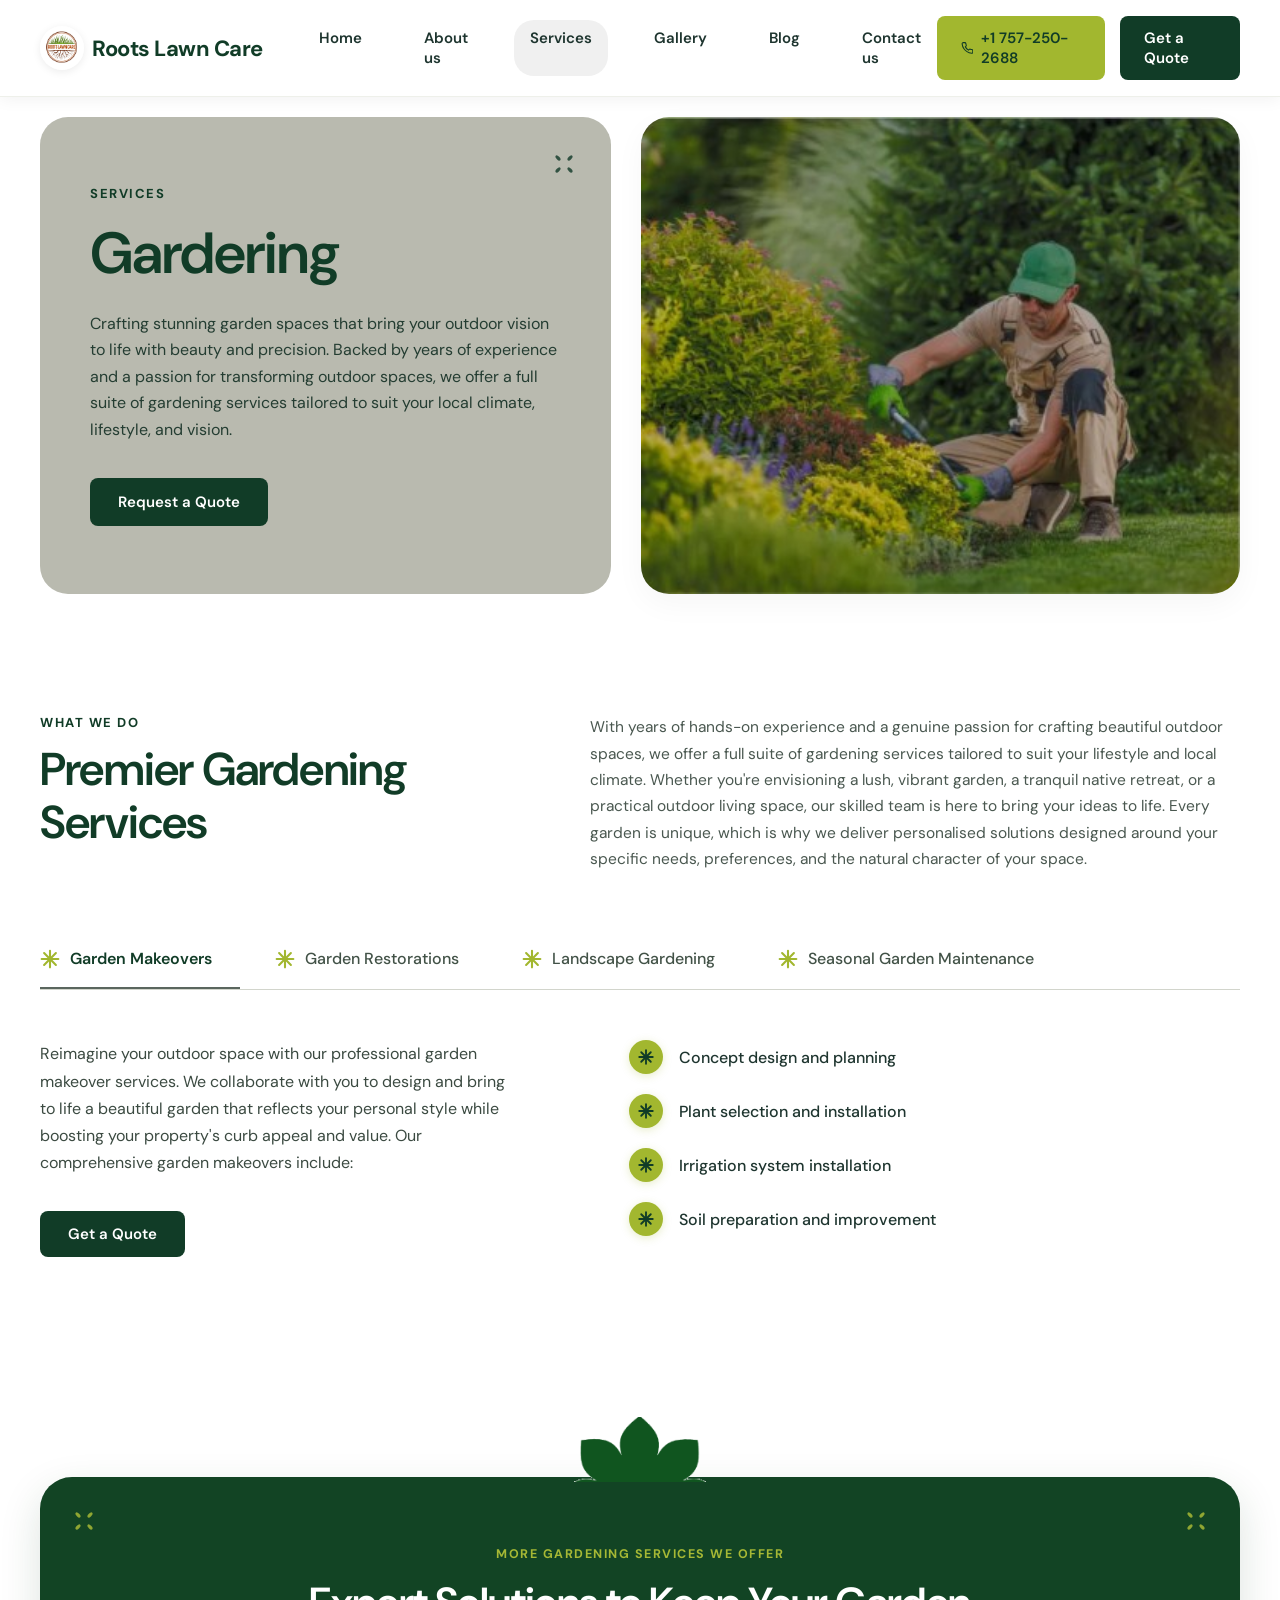
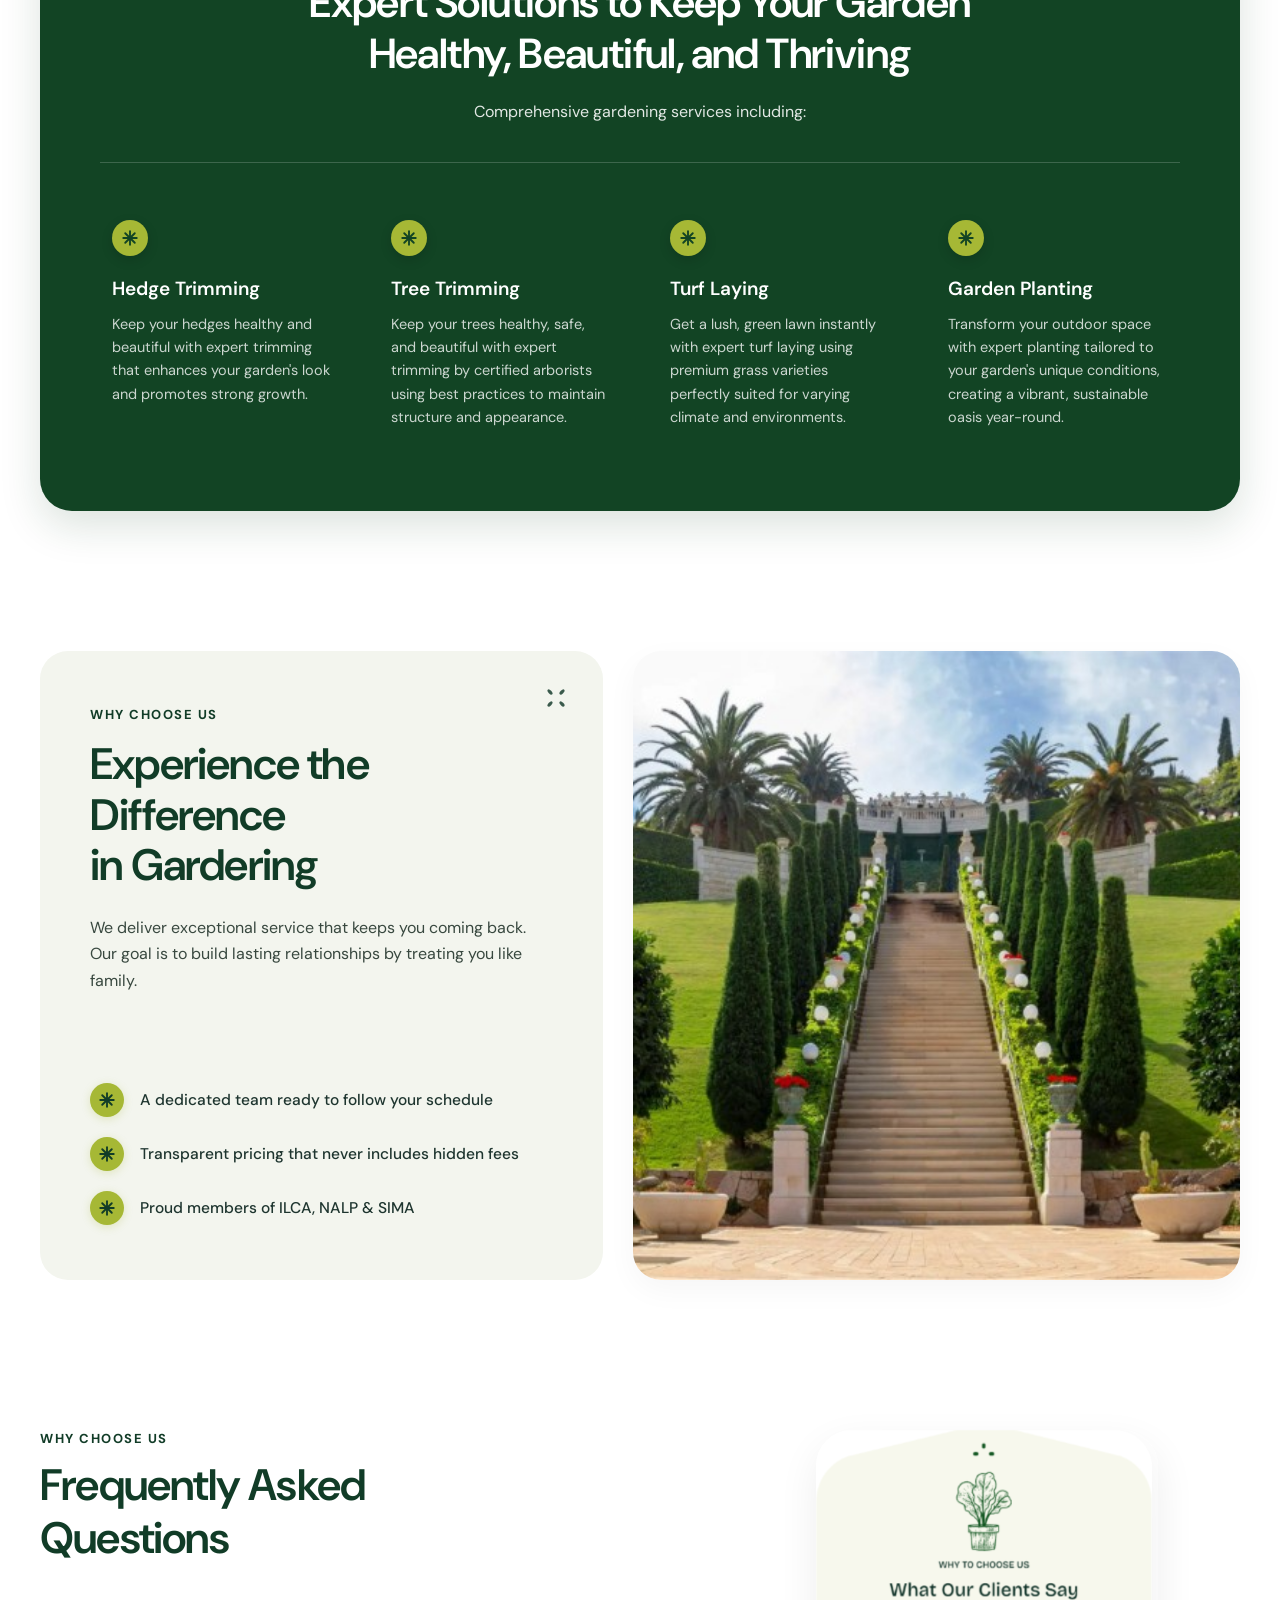
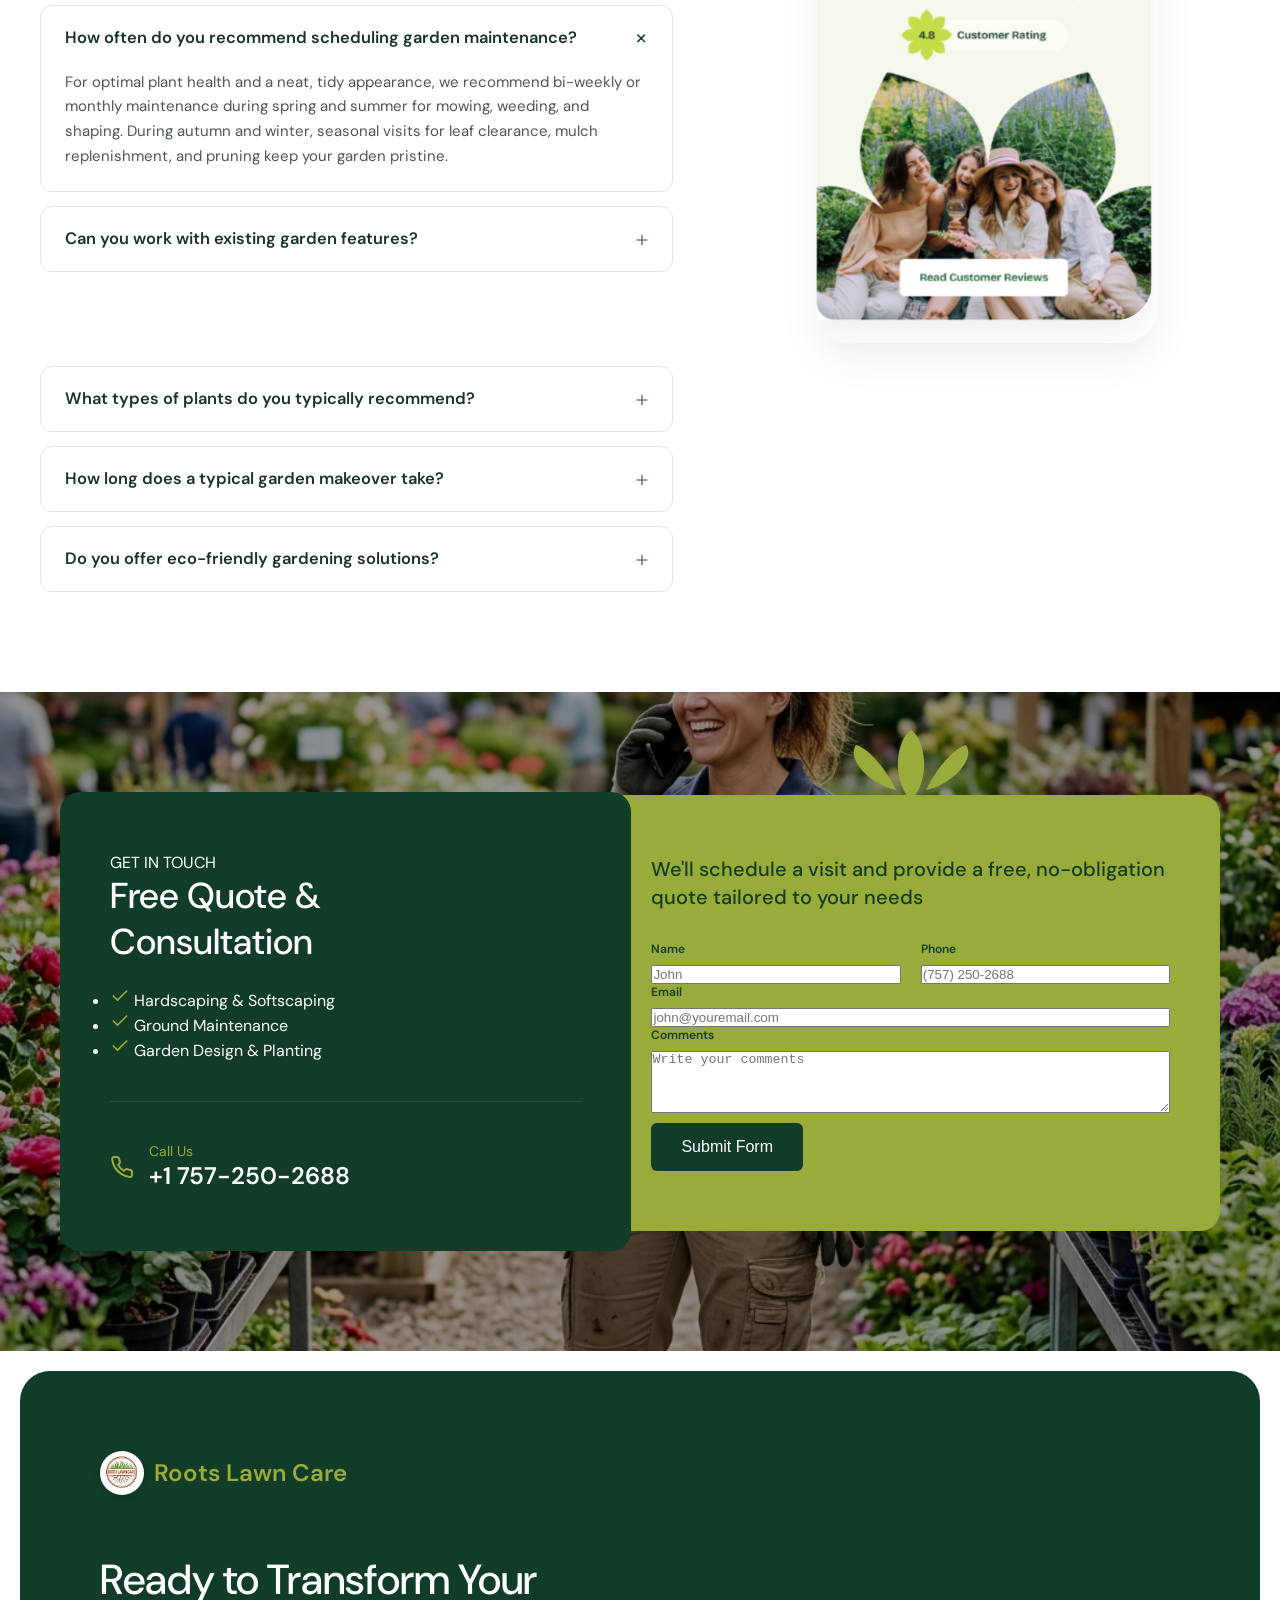
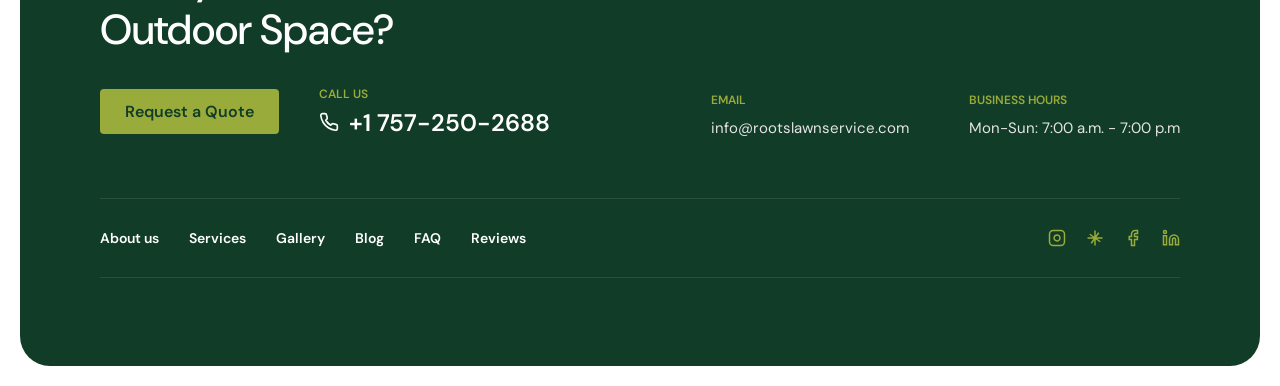
<file: gardering.html>
<!DOCTYPE html>
<html lang="en">
<head>
    <meta charset="UTF-8">
    <meta name="viewport" content="width=device-width, initial-scale=1.0">
    <title>Gardering | Roots Lawn Care</title>
    <link rel="preconnect" href="https://fonts.googleapis.com">
    <link rel="preconnect" href="https://fonts.gstatic.com" crossorigin>
    <link href="https://fonts.googleapis.com/css2?family=DM+Sans:ital,opsz,wght@0,9..40,100..1000;1,9..40,100..1000&display=swap" rel="stylesheet">
    <link rel="stylesheet" href="style.css">
</head>
<body>
    <header class="navbar">
        <div class="logo">
            <a href="index.html" style="display:flex;align-items:center;gap:8px;text-decoration:none;color:inherit;">
                <img src="assets/logo.jpg" alt="Roots Lawn Care Logo" class="brand-logo-img">
                <span>Roots Lawn Care</span>
            </a>
        </div>

        <button class="mobile-toggle" aria-label="Toggle navigation">
            <svg width="24" height="24" viewBox="0 0 24 24" fill="none" stroke="currentColor" stroke-width="2" stroke-linecap="round" stroke-linejoin="round">
                <line x1="3" y1="12" x2="21" y2="12" class="line-middle"></line>
                <line x1="3" y1="6" x2="21" y2="6" class="line-top"></line>
                <line x1="3" y1="18" x2="21" y2="18" class="line-bottom"></line>
            </svg>
        </button>

        <div class="nav-menu">
            <nav class="nav-links">
                <a href="index.html">Home</a>
                <a href="index.html#about">About us</a>
                <a href="gardering.html" class="active">Services</a>
                <a href="index.html#gallery">Gallery</a>
                <a href="index.html#blog">Blog</a>
                <a href="#contact">Contact us</a>
            </nav>
            <div class="nav-actions">
                <a href="tel:+17572502688" class="btn btn-lime">
                    <svg width="16" height="16" viewBox="0 0 24 24" fill="none" stroke="currentColor" stroke-width="2" stroke-linecap="round" stroke-linejoin="round"><path d="M22 16.92v3a2 2 0 0 1-2.18 2 19.79 19.79 0 0 1-8.63-3.07 19.5 19.5 0 0 1-6-6 19.79 19.79 0 0 1-3.07-8.67A2 2 0 0 1 4.11 2h3a2 2 0 0 1 2 1.72 12.84 12.84 0 0 0 .7 2.81 2 2 0 0 1-.45 2.11L8.09 9.91a16 16 0 0 0 6 6l1.27-1.27a2 2 0 0 1 2.11-.45 12.84 12.84 0 0 0 2.81.7A2 2 0 0 1 22 16.92z"></path></svg>
                    +1 757-250-2688
                </a>
                <a href="#contact" class="btn btn-dark">Get a Quote</a>
            </div>
        </div>
    </header>

    <main>
        <!-- GARDERING HERO SECTION (Screenshot 1) -->
        <section class="gardening-hero-container">
            <div class="gardening-hero-grid">
                <!-- Left Card -->
                <div class="gardening-hero-card reveal-up">
                    <div class="gardening-corner-icon">
                        <svg width="24" height="24" viewBox="0 0 24 24" fill="#1a4030">
                            <ellipse cx="6" cy="6" rx="3.2" ry="1.6" transform="rotate(45 6 6)"/>
                            <ellipse cx="18" cy="6" rx="3.2" ry="1.6" transform="rotate(-45 18 6)"/>
                            <ellipse cx="6" cy="18" rx="3.2" ry="1.6" transform="rotate(-45 6 18)"/>
                            <ellipse cx="18" cy="18" rx="3.2" ry="1.6" transform="rotate(45 18 18)"/>
                        </svg>
                    </div>
                    <span class="service-badge">SERVICES</span>
                    <h1>Gardering</h1>
                    <p>Crafting stunning garden spaces that bring your outdoor vision to life with beauty and precision. Backed by years of experience and a passion for transforming outdoor spaces, we offer a full suite of gardening services tailored to suit your local climate, lifestyle, and vision.</p>
                    <a href="#contact" class="btn-quote">Request a Quote</a>
                </div>

                <!-- Right Photo -->
                <div class="gardening-hero-img-wrap reveal-fade" style="transition-delay: 0.15s;">
                    <img src="assets/gardening_hero.jpg" alt="Professional gardener caring for hedges and shrubs">
                </div>
            </div>
        </section>

        <!-- WHAT WE DO / PREMIER GARDENING SERVICES (Screenshots 2 - 5) -->
        <section class="gardening-tabs-section">
            <!-- Header (2 columns) -->
            <div class="gardening-tabs-header reveal-up">
                <div class="tabs-header-left">
                    <span class="section-subtitle">WHAT WE DO</span>
                    <h2>Premier Gardening<br>Services</h2>
                </div>
                <div class="tabs-header-right">
                    <p>With years of hands-on experience and a genuine passion for crafting beautiful outdoor spaces, we offer a full suite of gardening services tailored to suit your lifestyle and local climate. Whether you're envisioning a lush, vibrant garden, a tranquil native retreat, or a practical outdoor living space, our skilled team is here to bring your ideas to life. Every garden is unique, which is why we deliver personalised solutions designed around your specific needs, preferences, and the natural character of your space.</p>
                </div>
            </div>

            <!-- Tab Navigation -->
            <div class="services-tab-nav reveal-up" style="transition-delay: 0.1s;">
                <button class="tab-btn active" data-tab="tab-makeovers">
                    <svg class="tab-flower-icon" viewBox="0 0 24 24" fill="none" stroke="currentColor" stroke-width="2.5" stroke-linecap="round">
                        <line x1="12" y1="2" x2="12" y2="22"/>
                        <line x1="2" y1="12" x2="22" y2="12"/>
                        <line x1="4.93" y1="4.93" x2="19.07" y2="19.07"/>
                        <line x1="4.93" y1="19.07" x2="19.07" y2="4.93"/>
                    </svg>
                    <span>Garden Makeovers</span>
                </button>

                <button class="tab-btn" data-tab="tab-restorations">
                    <svg class="tab-flower-icon" viewBox="0 0 24 24" fill="none" stroke="currentColor" stroke-width="2.5" stroke-linecap="round">
                        <line x1="12" y1="2" x2="12" y2="22"/>
                        <line x1="2" y1="12" x2="22" y2="12"/>
                        <line x1="4.93" y1="4.93" x2="19.07" y2="19.07"/>
                        <line x1="4.93" y1="19.07" x2="19.07" y2="4.93"/>
                    </svg>
                    <span>Garden Restorations</span>
                </button>

                <button class="tab-btn" data-tab="tab-landscape">
                    <svg class="tab-flower-icon" viewBox="0 0 24 24" fill="none" stroke="currentColor" stroke-width="2.5" stroke-linecap="round">
                        <line x1="12" y1="2" x2="12" y2="22"/>
                        <line x1="2" y1="12" x2="22" y2="12"/>
                        <line x1="4.93" y1="4.93" x2="19.07" y2="19.07"/>
                        <line x1="4.93" y1="19.07" x2="19.07" y2="4.93"/>
                    </svg>
                    <span>Landscape Gardening</span>
                </button>

                <button class="tab-btn" data-tab="tab-maintenance">
                    <svg class="tab-flower-icon" viewBox="0 0 24 24" fill="none" stroke="currentColor" stroke-width="2.5" stroke-linecap="round">
                        <line x1="12" y1="2" x2="12" y2="22"/>
                        <line x1="2" y1="12" x2="22" y2="12"/>
                        <line x1="4.93" y1="4.93" x2="19.07" y2="19.07"/>
                        <line x1="4.93" y1="19.07" x2="19.07" y2="4.93"/>
                    </svg>
                    <span>Seasonal Garden Maintenance</span>
                </button>
            </div>

            <!-- Tab Panels -->
            <div class="services-tab-content">
                <!-- Tab 1: Garden Makeovers (Screenshot 2) -->
                <div class="tab-panel active" id="tab-makeovers">
                    <div class="tab-info-col">
                        <p>Reimagine your outdoor space with our professional garden makeover services. We collaborate with you to design and bring to life a beautiful garden that reflects your personal style while boosting your property's curb appeal and value. Our comprehensive garden makeovers include:</p>
                        <a href="#contact" class="btn-quote">Get a Quote</a>
                    </div>
                    <div class="tab-features-col">
                        <ul class="tab-features-list">
                            <li class="tab-feature-item">
                                <div class="tab-feature-badge">
                                    <svg viewBox="0 0 24 24" fill="none" stroke="currentColor" stroke-width="2.5" stroke-linecap="round">
                                        <line x1="12" y1="3" x2="12" y2="21"/>
                                        <line x1="3" y1="12" x2="21" y2="12"/>
                                        <line x1="5.64" y1="5.64" x2="18.36" y2="18.36"/>
                                        <line x1="5.64" y1="18.36" x2="18.36" y2="5.64"/>
                                    </svg>
                                </div>
                                <span class="tab-feature-text">Concept design and planning</span>
                            </li>
                            <li class="tab-feature-item">
                                <div class="tab-feature-badge">
                                    <svg viewBox="0 0 24 24" fill="none" stroke="currentColor" stroke-width="2.5" stroke-linecap="round">
                                        <line x1="12" y1="3" x2="12" y2="21"/>
                                        <line x1="3" y1="12" x2="21" y2="12"/>
                                        <line x1="5.64" y1="5.64" x2="18.36" y2="18.36"/>
                                        <line x1="5.64" y1="18.36" x2="18.36" y2="5.64"/>
                                    </svg>
                                </div>
                                <span class="tab-feature-text">Plant selection and installation</span>
                            </li>
                            <li class="tab-feature-item">
                                <div class="tab-feature-badge">
                                    <svg viewBox="0 0 24 24" fill="none" stroke="currentColor" stroke-width="2.5" stroke-linecap="round">
                                        <line x1="12" y1="3" x2="12" y2="21"/>
                                        <line x1="3" y1="12" x2="21" y2="12"/>
                                        <line x1="5.64" y1="5.64" x2="18.36" y2="18.36"/>
                                        <line x1="5.64" y1="18.36" x2="18.36" y2="5.64"/>
                                    </svg>
                                </div>
                                <span class="tab-feature-text">Irrigation system installation</span>
                            </li>
                            <li class="tab-feature-item">
                                <div class="tab-feature-badge">
                                    <svg viewBox="0 0 24 24" fill="none" stroke="currentColor" stroke-width="2.5" stroke-linecap="round">
                                        <line x1="12" y1="3" x2="12" y2="21"/>
                                        <line x1="3" y1="12" x2="21" y2="12"/>
                                        <line x1="5.64" y1="5.64" x2="18.36" y2="18.36"/>
                                        <line x1="5.64" y1="18.36" x2="18.36" y2="5.64"/>
                                    </svg>
                                </div>
                                <span class="tab-feature-text">Soil preparation and improvement</span>
                            </li>
                        </ul>
                    </div>
                </div>

                <!-- Tab 2: Garden Restorations (Screenshot 3) -->
                <div class="tab-panel" id="tab-restorations">
                    <div class="tab-info-col">
                        <p>Bring neglected or overgrown gardens back to life with our expert garden restoration services. We carefully assess your current space, remove unwanted growth, and reintroduce structure, health, and beauty to your garden. Whether it's reviving historic plantings or modernizing a tired layout, we ensure your garden flourishes once again.</p>
                        <a href="#contact" class="btn-quote">Get a Quote</a>
                    </div>
                    <div class="tab-features-col">
                        <ul class="tab-features-list">
                            <li class="tab-feature-item">
                                <div class="tab-feature-badge">
                                    <svg viewBox="0 0 24 24" fill="none" stroke="currentColor" stroke-width="2.5" stroke-linecap="round">
                                        <line x1="12" y1="3" x2="12" y2="21"/>
                                        <line x1="3" y1="12" x2="21" y2="12"/>
                                        <line x1="5.64" y1="5.64" x2="18.36" y2="18.36"/>
                                        <line x1="5.64" y1="18.36" x2="18.36" y2="5.64"/>
                                    </svg>
                                </div>
                                <span class="tab-feature-text">Removal of weeds and invasive plants</span>
                            </li>
                            <li class="tab-feature-item">
                                <div class="tab-feature-badge">
                                    <svg viewBox="0 0 24 24" fill="none" stroke="currentColor" stroke-width="2.5" stroke-linecap="round">
                                        <line x1="12" y1="3" x2="12" y2="21"/>
                                        <line x1="3" y1="12" x2="21" y2="12"/>
                                        <line x1="5.64" y1="5.64" x2="18.36" y2="18.36"/>
                                        <line x1="5.64" y1="18.36" x2="18.36" y2="5.64"/>
                                    </svg>
                                </div>
                                <span class="tab-feature-text">Pruning and reshaping overgrown trees and shrubs</span>
                            </li>
                            <li class="tab-feature-item">
                                <div class="tab-feature-badge">
                                    <svg viewBox="0 0 24 24" fill="none" stroke="currentColor" stroke-width="2.5" stroke-linecap="round">
                                        <line x1="12" y1="3" x2="12" y2="21"/>
                                        <line x1="3" y1="12" x2="21" y2="12"/>
                                        <line x1="5.64" y1="5.64" x2="18.36" y2="18.36"/>
                                        <line x1="5.64" y1="18.36" x2="18.36" y2="5.64"/>
                                    </svg>
                                </div>
                                <span class="tab-feature-text">Soil revitalization and fertilization</span>
                            </li>
                            <li class="tab-feature-item">
                                <div class="tab-feature-badge">
                                    <svg viewBox="0 0 24 24" fill="none" stroke="currentColor" stroke-width="2.5" stroke-linecap="round">
                                        <line x1="12" y1="3" x2="12" y2="21"/>
                                        <line x1="3" y1="12" x2="21" y2="12"/>
                                        <line x1="5.64" y1="5.64" x2="18.36" y2="18.36"/>
                                        <line x1="5.64" y1="18.36" x2="18.36" y2="5.64"/>
                                    </svg>
                                </div>
                                <span class="tab-feature-text">Lawn restoration or reseeding</span>
                            </li>
                            <li class="tab-feature-item">
                                <div class="tab-feature-badge">
                                    <svg viewBox="0 0 24 24" fill="none" stroke="currentColor" stroke-width="2.5" stroke-linecap="round">
                                        <line x1="12" y1="3" x2="12" y2="21"/>
                                        <line x1="3" y1="12" x2="21" y2="12"/>
                                        <line x1="5.64" y1="5.64" x2="18.36" y2="18.36"/>
                                        <line x1="5.64" y1="18.36" x2="18.36" y2="5.64"/>
                                    </svg>
                                </div>
                                <span class="tab-feature-text">Replanting with suitable, healthy species</span>
                            </li>
                        </ul>
                    </div>
                </div>

                <!-- Tab 3: Landscape Gardening (Screenshot 4) -->
                <div class="tab-panel" id="tab-landscape">
                    <div class="tab-info-col">
                        <p>Transform your property into a harmonious blend of nature and design with our landscape gardening expertise. From small courtyards to expansive estates, we create functional, visually stunning outdoor spaces that suit your lifestyle and enhance your home's surroundings.</p>
                        <a href="#contact" class="btn-quote">Get a Quote</a>
                    </div>
                    <div class="tab-features-col">
                        <ul class="tab-features-list">
                            <li class="tab-feature-item">
                                <div class="tab-feature-badge">
                                    <svg viewBox="0 0 24 24" fill="none" stroke="currentColor" stroke-width="2.5" stroke-linecap="round">
                                        <line x1="12" y1="3" x2="12" y2="21"/>
                                        <line x1="3" y1="12" x2="21" y2="12"/>
                                        <line x1="5.64" y1="5.64" x2="18.36" y2="18.36"/>
                                        <line x1="5.64" y1="18.36" x2="18.36" y2="5.64"/>
                                    </svg>
                                </div>
                                <span class="tab-feature-text">Tailored landscape design concepts</span>
                            </li>
                            <li class="tab-feature-item">
                                <div class="tab-feature-badge">
                                    <svg viewBox="0 0 24 24" fill="none" stroke="currentColor" stroke-width="2.5" stroke-linecap="round">
                                        <line x1="12" y1="3" x2="12" y2="21"/>
                                        <line x1="3" y1="12" x2="21" y2="12"/>
                                        <line x1="5.64" y1="5.64" x2="18.36" y2="18.36"/>
                                        <line x1="5.64" y1="18.36" x2="18.36" y2="5.64"/>
                                    </svg>
                                </div>
                                <span class="tab-feature-text">Planting schemes for year-round beauty</span>
                            </li>
                            <li class="tab-feature-item">
                                <div class="tab-feature-badge">
                                    <svg viewBox="0 0 24 24" fill="none" stroke="currentColor" stroke-width="2.5" stroke-linecap="round">
                                        <line x1="12" y1="3" x2="12" y2="21"/>
                                        <line x1="3" y1="12" x2="21" y2="12"/>
                                        <line x1="5.64" y1="5.64" x2="18.36" y2="18.36"/>
                                        <line x1="5.64" y1="18.36" x2="18.36" y2="5.64"/>
                                    </svg>
                                </div>
                                <span class="tab-feature-text">Installation of water features and ponds</span>
                            </li>
                            <li class="tab-feature-item">
                                <div class="tab-feature-badge">
                                    <svg viewBox="0 0 24 24" fill="none" stroke="currentColor" stroke-width="2.5" stroke-linecap="round">
                                        <line x1="12" y1="3" x2="12" y2="21"/>
                                        <line x1="3" y1="12" x2="21" y2="12"/>
                                        <line x1="5.64" y1="5.64" x2="18.36" y2="18.36"/>
                                        <line x1="5.64" y1="18.36" x2="18.36" y2="5.64"/>
                                    </svg>
                                </div>
                                <span class="tab-feature-text">Construction of patios, decks, and pathways</span>
                            </li>
                            <li class="tab-feature-item">
                                <div class="tab-feature-badge">
                                    <svg viewBox="0 0 24 24" fill="none" stroke="currentColor" stroke-width="2.5" stroke-linecap="round">
                                        <line x1="12" y1="3" x2="12" y2="21"/>
                                        <line x1="3" y1="12" x2="21" y2="12"/>
                                        <line x1="5.64" y1="5.64" x2="18.36" y2="18.36"/>
                                        <line x1="5.64" y1="18.36" x2="18.36" y2="5.64"/>
                                    </svg>
                                </div>
                                <span class="tab-feature-text">Integration of lighting for ambiance and safety</span>
                            </li>
                        </ul>
                    </div>
                </div>

                <!-- Tab 4: Seasonal Garden Maintenance (Screenshot 5) -->
                <div class="tab-panel" id="tab-maintenance">
                    <div class="tab-info-col">
                        <p>Keep your garden looking its best all year round with our seasonal maintenance services. We adjust our care to the needs of each season, ensuring healthy growth, vibrant colors, and a tidy appearance no matter the time of year.</p>
                        <a href="#contact" class="btn-quote">Get a Quote</a>
                    </div>
                    <div class="tab-features-col">
                        <ul class="tab-features-list">
                            <li class="tab-feature-item">
                                <div class="tab-feature-badge">
                                    <svg viewBox="0 0 24 24" fill="none" stroke="currentColor" stroke-width="2.5" stroke-linecap="round">
                                        <line x1="12" y1="3" x2="12" y2="21"/>
                                        <line x1="3" y1="12" x2="21" y2="12"/>
                                        <line x1="5.64" y1="5.64" x2="18.36" y2="18.36"/>
                                        <line x1="5.64" y1="18.36" x2="18.36" y2="5.64"/>
                                    </svg>
                                </div>
                                <span class="tab-feature-text">Spring planting and soil preparation</span>
                            </li>
                            <li class="tab-feature-item">
                                <div class="tab-feature-badge">
                                    <svg viewBox="0 0 24 24" fill="none" stroke="currentColor" stroke-width="2.5" stroke-linecap="round">
                                        <line x1="12" y1="3" x2="12" y2="21"/>
                                        <line x1="3" y1="12" x2="21" y2="12"/>
                                        <line x1="5.64" y1="5.64" x2="18.36" y2="18.36"/>
                                        <line x1="5.64" y1="18.36" x2="18.36" y2="5.64"/>
                                    </svg>
                                </div>
                                <span class="tab-feature-text">Summer pruning and watering schedules</span>
                            </li>
                            <li class="tab-feature-item">
                                <div class="tab-feature-badge">
                                    <svg viewBox="0 0 24 24" fill="none" stroke="currentColor" stroke-width="2.5" stroke-linecap="round">
                                        <line x1="12" y1="3" x2="12" y2="21"/>
                                        <line x1="3" y1="12" x2="21" y2="12"/>
                                        <line x1="5.64" y1="5.64" x2="18.36" y2="18.36"/>
                                        <line x1="5.64" y1="18.36" x2="18.36" y2="5.64"/>
                                    </svg>
                                </div>
                                <span class="tab-feature-text">Autumn leaf clearance and plant protection</span>
                            </li>
                            <li class="tab-feature-item">
                                <div class="tab-feature-badge">
                                    <svg viewBox="0 0 24 24" fill="none" stroke="currentColor" stroke-width="2.5" stroke-linecap="round">
                                        <line x1="12" y1="3" x2="12" y2="21"/>
                                        <line x1="3" y1="12" x2="21" y2="12"/>
                                        <line x1="5.64" y1="5.64" x2="18.36" y2="18.36"/>
                                        <line x1="5.64" y1="18.36" x2="18.36" y2="5.64"/>
                                    </svg>
                                </div>
                                <span class="tab-feature-text">Winter pruning and frost protection</span>
                            </li>
                            <li class="tab-feature-item">
                                <div class="tab-feature-badge">
                                    <svg viewBox="0 0 24 24" fill="none" stroke="currentColor" stroke-width="2.5" stroke-linecap="round">
                                        <line x1="12" y1="3" x2="12" y2="21"/>
                                        <line x1="3" y1="12" x2="21" y2="12"/>
                                        <line x1="5.64" y1="5.64" x2="18.36" y2="18.36"/>
                                        <line x1="5.64" y1="18.36" x2="18.36" y2="5.64"/>
                                    </svg>
                                </div>
                                <span class="tab-feature-text">Seasonal fertilization and mulching</span>
                            </li>
                        </ul>
                    </div>
                </div>
            </div>
        </section>

        <!-- MORE GARDENING SERVICES WE OFFER (IMAGE 1) -->
        <section class="more-services-wrapper reveal-up">
            <!-- 5-Leaf Crown sitting on top of card -->
            <div class="leaf-crown-container">
                <img src="assets/leaf_crown.png" alt="Decorative leaf crown">
            </div>

            <div class="more-services-card">
                <!-- Top Corner Seed Accents -->
                <div class="more-services-corner-left">
                    <svg width="24" height="24" viewBox="0 0 24 24" fill="#a6b835">
                        <ellipse cx="6" cy="6" rx="3.2" ry="1.6" transform="rotate(45 6 6)"/>
                        <ellipse cx="18" cy="6" rx="3.2" ry="1.6" transform="rotate(-45 18 6)"/>
                        <ellipse cx="6" cy="18" rx="3.2" ry="1.6" transform="rotate(-45 6 18)"/>
                        <ellipse cx="18" cy="18" rx="3.2" ry="1.6" transform="rotate(45 18 18)"/>
                    </svg>
                </div>
                <div class="more-services-corner-right">
                    <svg width="24" height="24" viewBox="0 0 24 24" fill="#a6b835">
                        <ellipse cx="6" cy="6" rx="3.2" ry="1.6" transform="rotate(45 6 6)"/>
                        <ellipse cx="18" cy="6" rx="3.2" ry="1.6" transform="rotate(-45 18 6)"/>
                        <ellipse cx="6" cy="18" rx="3.2" ry="1.6" transform="rotate(-45 6 18)"/>
                        <ellipse cx="18" cy="18" rx="3.2" ry="1.6" transform="rotate(45 18 18)"/>
                    </svg>
                </div>

                <div class="more-services-header">
                    <span class="sub-badge">MORE GARDENING SERVICES WE OFFER</span>
                    <h2>Expert Solutions to Keep Your Garden<br>Healthy, Beautiful, and Thriving</h2>
                    <p>Comprehensive gardening services including:</p>
                </div>

                <div class="more-services-divider"></div>

                <div class="more-services-grid">
                    <!-- Column 1 -->
                    <div class="more-service-item reveal-up" style="transition-delay: 0.05s;">
                        <div class="more-service-badge float-anim">
                            <svg viewBox="0 0 24 24" fill="none" stroke="currentColor" stroke-width="2.5" stroke-linecap="round">
                                <line x1="12" y1="3" x2="12" y2="21"/>
                                <line x1="3" y1="12" x2="21" y2="12"/>
                                <line x1="5.64" y1="5.64" x2="18.36" y2="18.36"/>
                                <line x1="5.64" y1="18.36" x2="18.36" y2="5.64"/>
                            </svg>
                        </div>
                        <h3>Hedge Trimming</h3>
                        <p>Keep your hedges healthy and beautiful with expert trimming that enhances your garden's look and promotes strong growth.</p>
                    </div>

                    <!-- Column 2 -->
                    <div class="more-service-item reveal-up" style="transition-delay: 0.15s;">
                        <div class="more-service-badge float-anim">
                            <svg viewBox="0 0 24 24" fill="none" stroke="currentColor" stroke-width="2.5" stroke-linecap="round">
                                <line x1="12" y1="3" x2="12" y2="21"/>
                                <line x1="3" y1="12" x2="21" y2="12"/>
                                <line x1="5.64" y1="5.64" x2="18.36" y2="18.36"/>
                                <line x1="5.64" y1="18.36" x2="18.36" y2="5.64"/>
                            </svg>
                        </div>
                        <h3>Tree Trimming</h3>
                        <p>Keep your trees healthy, safe, and beautiful with expert trimming by certified arborists using best practices to maintain structure and appearance.</p>
                    </div>

                    <!-- Column 3 -->
                    <div class="more-service-item reveal-up" style="transition-delay: 0.25s;">
                        <div class="more-service-badge float-anim">
                            <svg viewBox="0 0 24 24" fill="none" stroke="currentColor" stroke-width="2.5" stroke-linecap="round">
                                <line x1="12" y1="3" x2="12" y2="21"/>
                                <line x1="3" y1="12" x2="21" y2="12"/>
                                <line x1="5.64" y1="5.64" x2="18.36" y2="18.36"/>
                                <line x1="5.64" y1="18.36" x2="18.36" y2="5.64"/>
                            </svg>
                        </div>
                        <h3>Turf Laying</h3>
                        <p>Get a lush, green lawn instantly with expert turf laying using premium grass varieties perfectly suited for varying climate and environments.</p>
                    </div>

                    <!-- Column 4 -->
                    <div class="more-service-item reveal-up" style="transition-delay: 0.35s;">
                        <div class="more-service-badge float-anim">
                            <svg viewBox="0 0 24 24" fill="none" stroke="currentColor" stroke-width="2.5" stroke-linecap="round">
                                <line x1="12" y1="3" x2="12" y2="21"/>
                                <line x1="3" y1="12" x2="21" y2="12"/>
                                <line x1="5.64" y1="5.64" x2="18.36" y2="18.36"/>
                                <line x1="5.64" y1="18.36" x2="18.36" y2="5.64"/>
                            </svg>
                        </div>
                        <h3>Garden Planting</h3>
                        <p>Transform your outdoor space with expert planting tailored to your garden's unique conditions, creating a vibrant, sustainable oasis year-round.</p>
                    </div>
                </div>
            </div>
        </section>

        <!-- WHY CHOOSE US / EXPERIENCE THE DIFFERENCE (IMAGE 2) -->
        <section class="experience-section">
            <div class="experience-grid">
                <!-- Left Card -->
                <div class="experience-card reveal-up">
                    <div class="experience-corner-icon">
                        <svg width="24" height="24" viewBox="0 0 24 24" fill="#1a4030">
                            <ellipse cx="6" cy="6" rx="3.2" ry="1.6" transform="rotate(45 6 6)"/>
                            <ellipse cx="18" cy="6" rx="3.2" ry="1.6" transform="rotate(-45 18 6)"/>
                            <ellipse cx="6" cy="18" rx="3.2" ry="1.6" transform="rotate(-45 6 18)"/>
                            <ellipse cx="18" cy="18" rx="3.2" ry="1.6" transform="rotate(45 18 18)"/>
                        </svg>
                    </div>
                    <span class="section-subtitle">WHY CHOOSE US</span>
                    <h2>Experience the Difference<br>in Gardering</h2>
                    <p class="experience-desc">We deliver exceptional service that keeps you coming back. Our goal is to build lasting relationships by treating you like family.</p>
                    
                    <ul class="experience-bullets">
                        <li class="experience-bullet-item reveal-up" style="transition-delay: 0.1s;">
                            <div class="experience-bullet-badge float-anim">
                                <svg viewBox="0 0 24 24" fill="none" stroke="currentColor" stroke-width="2.5" stroke-linecap="round">
                                    <line x1="12" y1="3" x2="12" y2="21"/>
                                    <line x1="3" y1="12" x2="21" y2="12"/>
                                    <line x1="5.64" y1="5.64" x2="18.36" y2="18.36"/>
                                    <line x1="5.64" y1="18.36" x2="18.36" y2="5.64"/>
                                </svg>
                            </div>
                            <span class="experience-bullet-text">Honest and open communication from start to finish</span>
                        </li>
                        <li class="experience-bullet-item reveal-up" style="transition-delay: 0.2s;">
                            <div class="experience-bullet-badge float-anim">
                                <svg viewBox="0 0 24 24" fill="none" stroke="currentColor" stroke-width="2.5" stroke-linecap="round">
                                    <line x1="12" y1="3" x2="12" y2="21"/>
                                    <line x1="3" y1="12" x2="21" y2="12"/>
                                    <line x1="5.64" y1="5.64" x2="18.36" y2="18.36"/>
                                    <line x1="5.64" y1="18.36" x2="18.36" y2="5.64"/>
                                </svg>
                            </div>
                            <span class="experience-bullet-text">A dedicated team ready to follow your schedule</span>
                        </li>
                        <li class="experience-bullet-item reveal-up" style="transition-delay: 0.3s;">
                            <div class="experience-bullet-badge float-anim">
                                <svg viewBox="0 0 24 24" fill="none" stroke="currentColor" stroke-width="2.5" stroke-linecap="round">
                                    <line x1="12" y1="3" x2="12" y2="21"/>
                                    <line x1="3" y1="12" x2="21" y2="12"/>
                                    <line x1="5.64" y1="5.64" x2="18.36" y2="18.36"/>
                                    <line x1="5.64" y1="18.36" x2="18.36" y2="5.64"/>
                                </svg>
                            </div>
                            <span class="experience-bullet-text">Transparent pricing that never includes hidden fees</span>
                        </li>
                        <li class="experience-bullet-item reveal-up" style="transition-delay: 0.4s;">
                            <div class="experience-bullet-badge float-anim">
                                <svg viewBox="0 0 24 24" fill="none" stroke="currentColor" stroke-width="2.5" stroke-linecap="round">
                                    <line x1="12" y1="3" x2="12" y2="21"/>
                                    <line x1="3" y1="12" x2="21" y2="12"/>
                                    <line x1="5.64" y1="5.64" x2="18.36" y2="18.36"/>
                                    <line x1="5.64" y1="18.36" x2="18.36" y2="5.64"/>
                                </svg>
                            </div>
                            <span class="experience-bullet-text">Proud members of ILCA, NALP &amp; SIMA</span>
                        </li>
                    </ul>
                </div>

                <!-- Right Card Image -->
                <div class="experience-img-wrap reveal-scale" style="transition-delay: 0.15s;">
                    <img src="assets/gardening_cypress_stairs.jpg" alt="Grand landscaped garden staircase flanked by cypress trees">
                </div>
            </div>
        </section>

        <!-- FREQUENTLY ASKED QUESTIONS & TESTIMONIAL (IMAGE 3) -->
        <section class="faq-section">
            <div class="faq-grid">
                <!-- Left Column: Accordion -->
                <div class="faq-left reveal-up">
                    <span class="section-subtitle">WHY CHOOSE US</span>
                    <h2>Frequently Asked<br>Questions</h2>

                    <div class="faq-accordion">
                        <div class="faq-item active reveal-up" style="transition-delay: 0.05s;">
                            <button class="faq-question" type="button">
                                <span>How often do you recommend scheduling garden maintenance?</span>
                                <span class="faq-icon">+</span>
                            </button>
                            <div class="faq-answer">
                                <p>For optimal plant health and a neat, tidy appearance, we recommend bi-weekly or monthly maintenance during spring and summer for mowing, weeding, and shaping. During autumn and winter, seasonal visits for leaf clearance, mulch replenishment, and pruning keep your garden pristine.</p>
                            </div>
                        </div>

                        <div class="faq-item reveal-up" style="transition-delay: 0.1s;">
                            <button class="faq-question" type="button">
                                <span>Can you work with existing garden features?</span>
                                <span class="faq-icon">+</span>
                            </button>
                            <div class="faq-answer">
                                <p>Absolutely! We love integrating mature trees, favorite perennial plantings, and existing stonework or hardscape features into refreshed, modern designs while preserving the elements you cherish most.</p>
                            </div>
                        </div>

                        <div class="faq-item reveal-up" style="transition-delay: 0.15s;">
                            <button class="faq-question" type="button">
                                <span>How do you determine the cost of garden landscaping?</span>
                                <span class="faq-icon">+</span>
                            </button>
                            <div class="faq-answer">
                                <p>We evaluate your property's unique dimensions, soil preparation requirements, plant choices, hardscape materials, and project scope to provide a detailed, transparent, itemized estimate with zero hidden surprises.</p>
                            </div>
                        </div>

                        <div class="faq-item reveal-up" style="transition-delay: 0.2s;">
                            <button class="faq-question" type="button">
                                <span>What types of plants do you typically recommend?</span>
                                <span class="faq-icon">+</span>
                            </button>
                            <div class="faq-answer">
                                <p>We select hardy, climate-adapted native perennials, evergreen shrubs, and ornamental varieties tailored to Hamilton and Southern Ontario's climate, ensuring vibrant color, healthy roots, and low-maintenance beauty year-round.</p>
                            </div>
                        </div>

                        <div class="faq-item reveal-up" style="transition-delay: 0.25s;">
                            <button class="faq-question" type="button">
                                <span>How long does a typical garden makeover take?</span>
                                <span class="faq-icon">+</span>
                            </button>
                            <div class="faq-answer">
                                <p>Small garden bed overhauls and replantings typically take 2 to 4 days. Larger landscape transformations, complete sod installation, and multi-tier gardens usually take 1 to 2 weeks depending on weather and scope.</p>
                            </div>
                        </div>

                        <div class="faq-item reveal-up" style="transition-delay: 0.3s;">
                            <button class="faq-question" type="button">
                                <span>Do you offer eco-friendly gardening solutions?</span>
                                <span class="faq-icon">+</span>
                            </button>
                            <div class="faq-answer">
                                <p>Yes, sustainability is at our core. We offer organic soil conditioning, natural mulch, water-smart drip irrigation systems, drought-resilient plantings, and pollinator-friendly garden designs.</p>
                            </div>
                        </div>
                    </div>
                </div>

                <!-- Right Column: Testimonial Card -->
                <div class="faq-testimonial-wrap reveal-scale" style="transition-delay: 0.2s;">
                    <a href="#contact" class="testimonial-card-link" style="display:block;text-decoration:none;">
                        <img src="assets/gardening_testimonial_card.png" alt="What Our Clients Say - Customer Rating 4.8">
                    </a>
                </div>
            </div>
        </section>

        <!-- CONTACT SECTION -->
        <section class="contact-section" id="contact" style="background-image: url('assets/contact_bg.jpg');">
            <div class="contact-overlay"></div>
            <div class="contact-container">
                <!-- Left Info Box -->
                <div class="contact-left reveal-up">
                    <p class="section-subtitle-white">GET IN TOUCH</p>
                    <h2>Free Quote &amp;<br>Consultation</h2>
                    
                    <ul class="contact-bullets">
                        <li>
                            <svg viewBox="0 0 24 24" width="20" height="20" fill="none" stroke="#99ab3a" stroke-width="2" stroke-linecap="round" stroke-linejoin="round"><polyline points="20 6 9 17 4 12"></polyline></svg>
                            Hardscaping &amp; Softscaping
                        </li>
                        <li>
                            <svg viewBox="0 0 24 24" width="20" height="20" fill="none" stroke="#99ab3a" stroke-width="2" stroke-linecap="round" stroke-linejoin="round"><polyline points="20 6 9 17 4 12"></polyline></svg>
                            Ground Maintenance
                        </li>
                        <li>
                            <svg viewBox="0 0 24 24" width="20" height="20" fill="none" stroke="#99ab3a" stroke-width="2" stroke-linecap="round" stroke-linejoin="round"><polyline points="20 6 9 17 4 12"></polyline></svg>
                            Garden Design &amp; Planting
                        </li>
                    </ul>

                    <div class="contact-divider"></div>

                    <div class="contact-phone">
                        <a href="tel:+17572502688" style="color: inherit; text-decoration: none; display: flex; align-items: center; gap: 15px;">
                            <svg viewBox="0 0 24 24" width="24" height="24" fill="none" stroke="#99ab3a" stroke-width="2" stroke-linecap="round" stroke-linejoin="round">
                                <path d="M22 16.92v3a2 2 0 0 1-2.18 2 19.79 19.79 0 0 1-8.63-3.07 19.5 19.5 0 0 1-6-6 19.79 19.79 0 0 1-3.07-8.67A2 2 0 0 1 4.11 2h3a2 2 0 0 1 2 1.72 12.84 12.84 0 0 0 .7 2.81 2 2 0 0 1-.45 2.11L8.09 9.91a16 16 0 0 0 6 6l1.27-1.27a2 2 0 0 1 2.11-.45 12.84 12.84 0 0 0 2.81.7A2 2 0 0 1 22 16.92z"></path>
                            </svg>
                            <div class="phone-info">
                                <span class="phone-label">Call Us</span>
                                <span class="phone-number">+1 757-250-2688</span>
                            </div>
                        </a>
                    </div>
                </div>

                <!-- Right Form Box -->
                <div class="contact-right reveal-up" style="transition-delay: 0.2s;">
                    <div class="leaf-decoration float-anim">
                        <svg viewBox="0 0 120 70" width="120" height="70" fill="#99ab3a">
                            <path d="M60 70 C40 50, 45 10, 60 0 C75 10, 80 50, 60 70 Z"/>
                            <path d="M45 60 C20 55, -5 30, 5 15 C20 20, 35 40, 45 60 Z"/>
                            <path d="M75 60 C100 55, 125 30, 115 15 C100 20, 85 40, 75 60 Z"/>
                        </svg>
                    </div>
                    
                    <p class="form-desc">We'll schedule a visit and provide a free, no-obligation quote tailored to your needs</p>
                    
                    <form class="contact-form" action="#" method="POST">
                        <div class="form-row">
                            <div class="form-group">
                                <label for="name">Name</label>
                                <input type="text" id="name" name="name" placeholder="John" required>
                            </div>
                            <div class="form-group">
                                <label for="phone">Phone</label>
                                <input type="tel" id="phone" name="phone" placeholder="(757) 250-2688" required>
                            </div>
                        </div>

                        <div class="form-group">
                            <label for="email">Email</label>
                            <input type="email" id="email" name="email" placeholder="john@youremail.com" required>
                        </div>

                        <div class="form-group">
                            <label for="comments">Comments</label>
                            <textarea id="comments" name="comments" placeholder="Write your comments" rows="4"></textarea>
                        </div>

                        <button type="submit" class="btn btn-submit">Submit Form</button>
                    </form>
                </div>
            </div>
        </section>
    </main>

    <!-- FOOTER -->
    <footer class="site-footer">
        <div class="footer-container">
            <!-- Top Section -->
            <div class="footer-top">
                <div class="footer-logo">
                    <img src="assets/logo.jpg" alt="Roots Lawn Care Logo" class="brand-logo-img">
                    <span>Roots Lawn Care</span>
                </div>
                
                <div class="footer-top-content reveal-up">
                    <div class="footer-cta">
                        <h2>Ready to Transform Your<br>Outdoor Space?</h2>
                        <div class="footer-cta-actions">
                            <a href="#contact" class="btn-primary" style="background-color: #99ab3a; color: var(--dark-green); padding: 12px 25px; border-radius: 4px; text-decoration: none; font-weight: 600;">Request a Quote</a>
                            <div class="footer-phone">
                                <span class="footer-phone-label">CALL US</span>
                                <div class="footer-phone-number">
                                    <a href="tel:+17572502688" style="color: inherit; text-decoration: none; display: flex; align-items: center; gap: 10px;">
                                        <svg viewBox="0 0 24 24" width="20" height="20" fill="none" stroke="currentColor" stroke-width="2" stroke-linecap="round" stroke-linejoin="round"><path d="M22 16.92v3a2 2 0 0 1-2.18 2 19.79 19.79 0 0 1-8.63-3.07 19.5 19.5 0 0 1-6-6 19.79 19.79 0 0 1-3.07-8.67A2 2 0 0 1 4.11 2h3a2 2 0 0 1 2 1.72 12.84 12.84 0 0 0 .7 2.81 2 2 0 0 1-.45 2.11L8.09 9.91a16 16 0 0 0 6 6l1.27-1.27a2 2 0 0 1 2.11-.45 12.84 12.84 0 0 0 2.81.7A2 2 0 0 1 22 16.92z"></path></svg>
                                        +1 757-250-2688
                                    </a>
                                </div>
                            </div>
                        </div>
                    </div>
                    
                    <div class="footer-info">
                        <div class="footer-info-block">
                            <h4>EMAIL</h4>
                            <p><a href="mailto:info@rootslawnservice.com" style="color: inherit; text-decoration: none;">info@rootslawnservice.com</a></p>
                        </div>
                        <div class="footer-info-block">
                            <h4>BUSINESS HOURS</h4>
                            <p>Mon-Sun: 7:00 a.m. - 7:00 p.m</p>
                        </div>
                    </div>
                </div>
            </div>

            <!-- Middle Section -->
            <div class="footer-middle reveal-up" style="transition-delay: 0.2s;">
                <nav class="footer-nav">
                    <a href="index.html#about">About us</a>
                    <a href="gardering.html">Services</a>
                    <a href="index.html#gallery">Gallery</a>
                    <a href="index.html#blog">Blog</a>
                    <a href="index.html#faq">FAQ</a>
                    <a href="index.html#reviews">Reviews</a>
                </nav>
                <div class="footer-socials">
                    <a href="#"><svg viewBox="0 0 24 24" width="18" height="18" fill="none" stroke="currentColor" stroke-width="2"><rect x="2" y="2" width="20" height="20" rx="5" ry="5"></rect><path d="M16 11.37A4 4 0 1 1 12.63 8 4 4 0 0 1 16 11.37z"></path><line x1="17.5" y1="6.5" x2="17.51" y2="6.5"></line></svg></a>
                    <a href="#"><svg viewBox="0 0 24 24" width="18" height="18" fill="none" stroke="currentColor" stroke-width="2"><path d="M12 2v20M17 5l-10 14M22 12H2M19 17L5 7" /></svg></a>
                    <a href="#"><svg viewBox="0 0 24 24" width="18" height="18" fill="none" stroke="currentColor" stroke-width="2"><path d="M18 2h-3a5 5 0 0 0-5 5v3H7v4h3v8h4v-8h3.8l.2-4h-4V7a1 1 0 0 1 1-1h3z"></path></svg></a>
                    <a href="#"><svg viewBox="0 0 24 24" width="18" height="18" fill="none" stroke="currentColor" stroke-width="2"><path d="M16 8a6 6 0 0 1 6 6v7h-4v-7a2 2 0 0 0-2-2 2 2 0 0 0-2 2v7h-4v-7a6 6 0 0 1 6-6z"></path><rect x="2" y="9" width="4" height="12"></rect><circle cx="4" cy="4" r="2"></circle></svg></a>
                </div>
            </div>

            <!-- Bottom Section -->
            <div class="footer-bottom reveal-up" style="transition-delay: 0.4s;">
                <div class="footer-copyright">
                    &copy; 2026 Roots Lawn Care. All rights reserved. <a href="#">Terms</a>
                </div>
                <button class="btn-scroll-top" aria-label="Scroll to top" onclick="window.scrollTo({top: 0, behavior: 'smooth'});">
                    <svg viewBox="0 0 24 24" width="18" height="18" fill="none" stroke="currentColor" stroke-width="2"><line x1="12" y1="19" x2="12" y2="5"></line><polyline points="5 12 12 5 19 12"></polyline></svg>
                </button>
            </div>
        </div>
    </footer>

    <script src="script.js"></script>
</body>
</html>
</file>
<file: style.css>
:root {
    --bg-color: #ffffff; /* clean white page background */
    --text-dark: #1e352f;
    --text-light: #ffffff;
    --primary-lime: #a2b72f; /* yellowish green */
    --primary-lime-hover: #8e9e2a;
    --dark-green: #113c27;
    --dark-green-hover: #0c2a1c;
    --font-main: 'DM Sans', sans-serif;
}

* {
    margin: 0;
    padding: 0;
    box-sizing: border-box;
}

body {
    font-family: var(--font-main);
    background-color: var(--bg-color);
    color: var(--text-dark);
}

/* NAVBAR */
.navbar {
    display: flex;
    justify-content: space-between;
    align-items: center;
    padding: 16px 40px;
    position: sticky;
    top: 0;
    left: 0;
    width: 100%;
    background-color: #ffffff !important;
    box-shadow: 0 2px 16px rgba(0, 0, 0, 0.06);
    border-bottom: 1px solid #eef0ea;
    z-index: 1000;
}

.logo {
    display: flex;
    align-items: center;
    gap: 12px;
    font-size: 22px;
    font-weight: 700;
    color: var(--dark-green);
    letter-spacing: -0.5px;
}

.brand-logo-img {
    width: 44px;
    height: 44px;
    object-fit: cover;
    border-radius: 50%;
    display: block;
    box-shadow: 0 2px 8px rgba(0, 0, 0, 0.08);
}

.mobile-toggle {
    display: none;
    background: none;
    border: none;
    color: var(--dark-green);
    cursor: pointer;
    padding: 5px;
    z-index: 100;
}

.nav-menu {
    display: flex;
    align-items: center;
    flex: 1;
    justify-content: space-between;
}

.nav-links {
    display: flex;
    margin-left: 40px;
    gap: 30px;
}

.nav-links a {
    text-decoration: none;
    color: var(--text-dark);
    font-weight: 600;
    font-size: 15px;
    padding: 8px 16px;
    border-radius: 20px;
    transition: background-color 0.3s;
}

.nav-links a.active,
.nav-links a:hover {
    background-color: #f0f0f0; /* slightly darker than body */
}

.nav-actions {
    display: flex;
    gap: 15px;
    align-items: center;
}

/* BUTTONS */
.btn {
    display: inline-flex;
    align-items: center;
    justify-content: center;
    gap: 8px;
    padding: 12px 24px;
    border-radius: 8px;
    font-weight: 600;
    font-size: 15px;
    text-decoration: none;
    border: none;
    cursor: pointer;
    transition: all 0.3s ease;
}

.btn-lime {
    background-color: var(--primary-lime);
    color: var(--dark-green);
}

.btn-lime:hover {
    background-color: var(--primary-lime-hover);
}

.btn-dark {
    background-color: var(--dark-green);
    color: var(--text-light);
}

.btn-dark:hover {
    background-color: var(--dark-green-hover);
}

.btn-dark-transparent {
    background-color: rgba(17, 60, 39, 0.85); /* Dark green with some transparency */
    color: var(--text-light);
}

.btn-dark-transparent:hover {
    background-color: var(--dark-green);
}


/* HERO SECTION (GSAP SCROLLTRIGGER PIN/SCRUB FRAME ANIMATION) */
.hero-scroll-section {
    position: relative;
    width: 100%;
    height: calc(100vh + 2600px);
    background-color: #0b1a13;
}

.hero-pin-wrapper {
    position: absolute;
    top: 0;
    left: 0;
    width: 100%;
    height: 100vh;
    height: 100dvh;
    overflow: hidden;
    display: flex;
    align-items: center;
    justify-content: center;
    background-color: #0b1a13;
}

.hero-canvas {
    position: absolute;
    top: 0;
    left: 0;
    width: 100%;
    height: 100%;
    display: block;
}

.hero-canvas-overlay {
    position: absolute;
    inset: 0;
    background: radial-gradient(circle at 35% 50%, rgba(0, 0, 0, 0.15) 0%, rgba(0, 0, 0, 0.6) 100%),
                linear-gradient(to bottom, rgba(0, 0, 0, 0.45) 0%, transparent 25%, transparent 70%, rgba(0, 0, 0, 0.65) 100%);
    pointer-events: none;
    z-index: 1;
}

.hero-content {
    position: absolute;
    top: 50%;
    left: 80px;
    transform: translateY(-50%);
    z-index: 2;
    max-width: 720px;
    will-change: transform, opacity;
    transition: opacity 0.15s ease-out, transform 0.15s ease-out;
}

.hero-content-end {
    opacity: 0;
    pointer-events: none;
}

.hero-transform-badge {
    display: inline-flex;
    align-items: center;
    gap: 8px;
    background: rgba(162, 183, 47, 0.22);
    border: 1px solid var(--primary-lime);
    color: var(--primary-lime);
    padding: 7px 18px;
    border-radius: 30px;
    font-size: 13px;
    font-weight: 700;
    letter-spacing: 1.2px;
    text-transform: uppercase;
    margin-bottom: 20px;
    backdrop-filter: blur(8px);
}

.hero-content h1 {
    font-size: 76px;
    line-height: 1.1;
    color: var(--text-light);
    font-weight: 500;
    margin-bottom: 25px;
    letter-spacing: -1px;
    text-shadow: 0 4px 20px rgba(0, 0, 0, 0.35);
}

.hero-hook-copy {
    font-size: 20px;
    font-weight: 500;
    color: rgba(255, 255, 255, 0.92);
    margin-bottom: 32px;
    line-height: 1.5;
    text-shadow: 0 2px 10px rgba(0, 0, 0, 0.45);
}

.hero-supporting-copy {
    margin-bottom: 30px;
    display: flex;
    flex-direction: column;
    gap: 8px;
}

.hero-subline-lead {
    font-size: 20px;
    font-weight: 500;
    color: rgba(255, 255, 255, 0.95);
    line-height: 1.45;
    text-shadow: 0 2px 10px rgba(0, 0, 0, 0.45);
}

.hero-subline-tag {
    font-size: 15px;
    font-weight: 700;
    color: var(--primary-lime);
    letter-spacing: 0.8px;
    text-transform: uppercase;
    text-shadow: 0 2px 8px rgba(0, 0, 0, 0.5);
}

.hero-content .highlight {
    color: var(--primary-lime);
    position: relative;
    display: inline-block;
}

/* Custom brush underline */
.underline {
    position: absolute;
    bottom: -15px;
    left: 0;
    width: 100%;
    height: 30px;
    z-index: -1;
}

.underline path {
    stroke-dasharray: 400;
    stroke-dashoffset: 400;
    animation: draw 1.2s ease-out forwards;
}

.underline path:nth-child(2) {
    animation-delay: 0.3s; /* slight delay for second brush stroke */
}

@keyframes draw {
    to {
        stroke-dashoffset: 0;
    }
}

.hero-buttons {
    display: flex;
    gap: 15px;
}

.hero-scroll-indicator {
    position: absolute;
    bottom: 35px;
    left: 50%;
    transform: translateX(-50%);
    z-index: 5;
    display: flex;
    flex-direction: column;
    align-items: center;
    gap: 8px;
    color: rgba(255, 255, 255, 0.85);
    font-size: 12.5px;
    font-weight: 600;
    letter-spacing: 1.2px;
    text-transform: uppercase;
    pointer-events: none;
    transition: opacity 0.3s ease;
}

.hero-scroll-indicator svg {
    animation: bounceDown 1.8s ease-in-out infinite;
    color: var(--primary-lime);
}

@keyframes bounceDown {
    0%, 100% { transform: translateY(0); }
    50% { transform: translateY(7px); }
}

.hero-loader {
    position: absolute;
    top: 50%;
    left: 50%;
    transform: translate(-50%, -50%);
    background: rgba(17, 60, 39, 0.9);
    backdrop-filter: blur(16px);
    -webkit-backdrop-filter: blur(16px);
    border: 1px solid rgba(162, 183, 47, 0.35);
    padding: 14px 24px;
    border-radius: 30px;
    display: flex;
    align-items: center;
    gap: 12px;
    z-index: 20;
    color: #ffffff;
    font-size: 14px;
    font-weight: 600;
    box-shadow: 0 10px 30px rgba(0, 0, 0, 0.35);
    transition: opacity 0.4s ease, visibility 0.4s ease;
}

.hero-loader.is-hidden {
    opacity: 0;
    visibility: hidden;
    pointer-events: none;
}

.hero-loader-spinner {
    width: 18px;
    height: 18px;
    border: 2.5px solid rgba(162, 183, 47, 0.25);
    border-top-color: var(--primary-lime);
    border-radius: 50%;
    animation: heroSpin 0.8s linear infinite;
}

@keyframes heroSpin {
    to { transform: rotate(360deg); }
}

/* RATING BADGE */
.customer-rating {
    position: absolute;
    bottom: 60px;
    right: 80px;
    z-index: 5;
}

.rating-badge {
    background-color: rgba(255, 255, 255, 0.6);
    backdrop-filter: blur(8px);
    border-radius: 40px;
    padding: 10px 25px 10px 10px;
    display: flex;
    align-items: center;
    gap: 15px;
}

.rating-flower {
    position: relative;
    display: flex;
    align-items: center;
    justify-content: center;
    width: 48px;
    height: 48px;
}

.rating-flower svg {
    position: absolute;
    top: 0; left: 0;
    width: 100%; height: 100%;
}

.rating-score {
    position: relative;
    z-index: 2;
    font-weight: 700;
    color: var(--dark-green);
    font-size: 16px;
}

.rating-text {
    font-weight: 600;
    font-size: 14px;
    color: var(--dark-green);
}

/* FEATURES BAR */
.features-bar {
    display: flex;
    justify-content: space-around;
    padding: 40px 60px;
    border-bottom: 1px solid rgba(0,0,0,0.05);
}

.feature {
    display: flex;
    align-items: center;
    gap: 15px;
    font-weight: 600;
    color: var(--text-dark);
    font-size: 20px; /* Increased font size */
}

@keyframes revolve {
    from { transform: rotate(0deg); }
    to { transform: rotate(360deg); }
}

.feature svg {
    animation: revolve 6s linear infinite;
    width: 28px;
    height: 28px;
}

/* ABOUT SECTION */
.about-section {
    display: grid;
    grid-template-columns: 1fr 1.2fr 1fr;
    gap: 50px;
    padding: 100px 60px;
    background-color: var(--bg-color);
}

.section-subtitle {
    font-size: 14px;
    font-weight: 700;
    color: var(--dark-green);
    letter-spacing: 1px;
    margin-bottom: 20px;
    text-transform: uppercase;
}

.about-left h2 {
    font-size: 48px;
    line-height: 1.1;
    color: var(--text-dark);
    font-weight: 500;
    margin-bottom: 60px;
}

.award-badge {
    display: flex;
    align-items: center;
    gap: 15px;
}

.badge-text {
    font-size: 12px;
    font-weight: 700;
    color: var(--text-dark);
    line-height: 1.4;
}

.about-center {
    position: relative;
    display: flex;
    flex-direction: column;
    align-items: center;
}

.arch-image-container {
    width: 100%;
    height: 400px;
    border-radius: 200px 200px 0 0; /* Arch shape */
    overflow: hidden;
}

.arch-image-container img {
    width: 100%;
    height: 100%;
    object-fit: cover;
}

.about-action-card {
    background-color: var(--primary-lime);
    width: 100%;
    padding: 30px;
    text-align: center;
    border-radius: 0 0 20px 20px;
    margin-top: -1px; /* seamless connection to the arch */
}

.btn-grey {
    background-color: rgba(255, 255, 255, 0.4);
    color: var(--dark-green);
    font-weight: 700;
    padding: 15px 30px;
    width: 100%;
    border-radius: 8px;
    border: none;
    cursor: pointer;
    font-size: 15px;
    transition: background-color 0.3s;
}

.btn-grey:hover {
    background-color: rgba(255, 255, 255, 0.6);
}

.about-right {
    display: flex;
    flex-direction: column;
    justify-content: center;
}

.about-description {
    font-size: 16px;
    line-height: 1.6;
    color: var(--text-dark);
    margin-bottom: 40px;
}

.about-list {
    list-style: none;
}

.about-list li {
    display: flex;
    align-items: center;
    gap: 15px;
    padding: 15px 0;
    border-bottom: 1px solid rgba(0,0,0,0.08);
    font-weight: 600;
    font-size: 15px;
    color: var(--text-dark);
}

.about-list li:last-child {
    border-bottom: none;
}

/* SERVICES SECTION */
.services-section {
    padding: 100px 60px;
    background-color: var(--bg-color);
    text-align: center;
}

.services-header {
    margin-bottom: 60px;
}

.services-header h2 {
    font-size: 42px;
    line-height: 1.2;
    color: var(--text-dark);
    font-weight: 500;
}

.services-grid {
    display: grid;
    grid-template-columns: repeat(4, 1fr);
    gap: 36px;
    max-width: 1400px;
    margin: 0 auto;
}

.service-card {
    display: flex;
    flex-direction: column;
    text-decoration: none;
    background: transparent !important;
    border: none !important;
    box-shadow: none !important;
    border-radius: 0 !important;
    clip-path: none !important;
    text-align: left;
    transition: none !important;
    color: inherit;
}

.service-card:hover {
    background: transparent !important;
    color: inherit !important;
    transform: none !important;
    box-shadow: none !important;
}

.service-image-wrap {
    width: 100%;
    aspect-ratio: 4 / 5;
    border-radius: 6px;
    overflow: hidden;
    background-color: #f0f2ed;
}

.service-image-wrap img {
    width: 100%;
    height: 100%;
    object-fit: cover;
    display: block;
    border-radius: 6px;
    border: none;
    box-shadow: none;
}

.service-info {
    padding-top: 18px;
    text-align: left;
}

.service-info h3 {
    font-family: var(--font-main);
    font-size: 22px;
    font-weight: 600;
    color: var(--text-dark);
    margin-bottom: 8px;
    line-height: 1.3;
    text-align: left;
}

.service-info p {
    font-family: var(--font-main);
    font-size: 15px;
    line-height: 1.6;
    color: var(--text-dark);
    opacity: 0.78;
    font-weight: 400;
    margin: 0;
    text-align: left;
}

.btn-services {
    background-color: var(--primary-lime);
    color: var(--text-dark);
    font-weight: 700;
    padding: 18px 50px;
    border-radius: 35px;
    display: inline-block;
    text-decoration: none;
    font-size: 16px;
    transition: all 0.3s ease;
}

.btn-services:hover {
    background-color: var(--dark-green);
    color: var(--text-light);
}

/* WHY CHOOSE US SECTION */
.why-section {
    padding: 120px 40px;
    background-color: #f4f5f6; /* light grey to distinguish section */
    text-align: center;
    overflow: hidden;
}

.why-header {
    margin-bottom: 80px;
}

.why-header h2 {
    font-size: 46px;
    line-height: 1.2;
    color: var(--text-dark);
    font-weight: 500;
}

.why-grid {
    display: grid;
    grid-template-columns: 1fr auto 1fr;
    gap: 40px;
    align-items: center;
    max-width: 1300px;
    margin: 0 auto;
}

.why-col {
    display: flex;
    flex-direction: column;
    justify-content: space-between;
    height: 450px;
}

.why-left { text-align: right; }
.why-right { text-align: left; }

.why-item {
    position: relative;
    padding: 0 20px;
    z-index: 2;
}

.why-item h3 {
    font-size: 22px;
    color: var(--dark-green);
    margin-bottom: 8px;
    font-weight: 600;
}

.why-item p {
    font-size: 15px;
    color: var(--text-dark);
    font-weight: 500;
}

/* Connecting Lines */
.why-item::after {
    content: '';
    position: absolute;
    height: 1px;
    background-color: var(--primary-lime);
}

/* Left side lines */
.why-left .why-item::after { right: -60px; width: 60px; }
.why-left .why-item-1::after { top: 50%; transform: rotate(25deg); transform-origin: left center; }
.why-left .why-item-2::after { top: 50%; right: -50px; width: 50px; }
.why-left .why-item-3::after { top: 50%; transform: rotate(-25deg); transform-origin: left center; }

/* Right side lines */
.why-right .why-item::after { left: -60px; width: 60px; }
.why-right .why-item-4::after { top: 50%; transform: rotate(-25deg); transform-origin: right center; }
.why-right .why-item-5::after { top: 50%; left: -50px; width: 50px; }
.why-right .why-item-6::after { top: 50%; transform: rotate(25deg); transform-origin: right center; }

.why-center {
    position: relative;
    display: flex;
    justify-content: center;
    align-items: center;
    width: 500px;
    height: 500px;
}

.rotating-leaves-wrapper {
    position: absolute;
    width: 500px;
    height: 500px;
    z-index: 1;
    will-change: transform;
}

.leaves-svg {
    width: 100%;
    height: 100%;
}

.center-image {
    position: relative;
    z-index: 2;
    width: 320px;
    height: 320px;
    border-radius: 50%;
    overflow: hidden;
}

.center-image img {
    width: 100%;
    height: 100%;
    object-fit: cover;
}

/* PROJECTS CAROUSEL SECTION */
.projects-section {
    padding: 100px 0 100px 0;
    background-color: #f4f5f6; /* Same as why-section */
    overflow: hidden;
}

.projects-header {
    display: flex;
    justify-content: space-between;
    align-items: flex-end;
    margin-bottom: 60px;
    padding: 0 60px;
}

.projects-title h2 {
    font-size: 46px;
    line-height: 1.2;
    color: var(--dark-green);
    font-weight: 500;
}

.carousel-container {
    position: relative;
    display: flex;
    align-items: center;
}

.carousel-track {
    display: flex;
    gap: 30px;
    overflow-x: auto;
    scroll-snap-type: x mandatory;
    scroll-behavior: smooth;
    padding: 0 60px 20px 60px; /* Left and right padding */
    scrollbar-width: none; /* hide scrollbar firefox */
}

.carousel-track::-webkit-scrollbar {
    display: none; /* hide scrollbar chrome/safari */
}

.project-card {
    flex: 0 0 450px; /* Fixed width for cards */
    scroll-snap-align: start;
}

.project-image {
    width: 100%;
    height: 300px;
    border-radius: 20px;
    overflow: hidden;
    margin-bottom: 20px;
}

.project-image img {
    width: 100%;
    height: 100%;
    object-fit: cover;
}

.project-info h3 {
    font-size: 22px;
    color: var(--text-dark);
    margin-bottom: 5px;
    font-weight: 600;
}

.project-info .category {
    font-size: 12px;
    color: var(--dark-green);
    font-weight: 700;
    letter-spacing: 1px;
    text-transform: uppercase;
}

.carousel-btn {
    position: absolute;
    top: 150px; /* center of image height */
    transform: translateY(-50%);
    width: 50px;
    height: 50px;
    border-radius: 50%;
    background-color: rgba(210, 214, 203, 0.85); /* grayish button */
    border: none;
    display: flex;
    justify-content: center;
    align-items: center;
    cursor: pointer;
    z-index: 10;
    backdrop-filter: blur(5px);
    transition: background-color 0.3s;
}

.carousel-btn:hover {
    background-color: rgba(255, 255, 255, 0.9);
}

.prev-btn { left: 20px; }
.next-btn { right: 20px; }

/* GOOGLE REVIEWS SECTION */
.google-reviews-section {
    padding: 80px 60px;
    background-color: #f9fafb; /* light grey/off-white background */
}

.gr-header {
    display: flex;
    justify-content: space-between;
    align-items: center;
    margin-bottom: 40px;
}

.gr-header-left h2 {
    font-size: 28px;
    font-weight: 600;
    color: #1a1a1a;
    margin-bottom: 10px;
}

.gr-rating {
    display: flex;
    align-items: center;
    gap: 10px;
    font-size: 14px;
    color: #555;
}

.gr-stars {
    display: flex;
    gap: 2px;
}

.gr-stars svg {
    width: 20px;
    height: 20px;
}

.btn-google-review {
    background-color: #1a73e8; /* Google blue */
    color: white;
    padding: 10px 20px;
    border-radius: 4px;
    text-decoration: none;
    font-weight: 500;
    font-size: 14px;
    transition: background-color 0.2s;
}

.btn-google-review:hover {
    background-color: #1557b0;
}

.gr-grid {
    display: grid;
    grid-template-columns: repeat(3, 1fr);
    gap: 24px;
}

.gr-card {
    background-color: white;
    border: 1px solid #e5e7eb;
    border-radius: 12px;
    padding: 24px;
    display: flex;
    flex-direction: column;
    box-shadow: 0 1px 3px rgba(0,0,0,0.05);
}

.gr-card-header {
    display: flex;
    justify-content: space-between;
    align-items: flex-start;
    margin-bottom: 15px;
}

.gr-user {
    display: flex;
    align-items: center;
    gap: 12px;
}

.gr-avatar {
    width: 40px;
    height: 40px;
    border-radius: 50%;
    background-color: #e5e7eb;
    color: white;
    display: flex;
    align-items: center;
    justify-content: center;
    font-weight: bold;
    font-size: 18px;
    background-size: cover;
    background-position: center;
}

.gr-user-info {
    display: flex;
    flex-direction: column;
}

.gr-user-info strong {
    font-size: 15px;
    color: #1a1a1a;
    font-weight: 600;
}

.gr-user-info span {
    font-size: 13px;
    color: #6b7280;
}

.gr-google-icon {
    display: flex;
}

.gr-card-stars {
    display: flex;
    gap: 2px;
    margin-bottom: 12px;
}

.gr-card-stars svg {
    width: 18px;
    height: 18px;
}

.gr-card-text {
    font-size: 14px;
    line-height: 1.5;
    color: #374151;
    margin-bottom: 20px;
    flex-grow: 1;
}

.gr-card-text strong {
    font-weight: 600;
    color: #1a1a1a;
    cursor: pointer;
}

.gr-card-btn {
    display: block;
    width: 100%;
    text-align: center;
    background-color: #e8f0fe;
    color: #1a73e8;
    padding: 10px 0;
    border-radius: 6px;
    text-decoration: none;
    font-weight: 500;
    font-size: 14px;
    transition: background-color 0.2s;
}

.gr-card-btn:hover {
    background-color: #d2e3fc;
}

/* CONTACT SECTION */
.contact-section {
    position: relative;
    padding: 100px 60px;
    background-size: cover;
    background-position: center;
    background-repeat: no-repeat;
    display: flex;
    justify-content: center;
}

.contact-overlay {
    position: absolute;
    top: 0;
    left: 0;
    right: 0;
    bottom: 0;
    background-color: rgba(0, 0, 0, 0.4);
    z-index: 1;
}

.contact-container {
    position: relative;
    z-index: 2;
    display: flex;
    max-width: 1200px;
    width: 100%;
    align-items: flex-end;
    gap: 0;
}

.contact-left {
    flex: 1;
    background-color: var(--dark-green);
    color: white;
    padding: 60px 50px;
    border-radius: 20px;
    position: relative;
    z-index: 3;
}

.contact-left h2 {
    font-size: 36px;
    font-weight: 500;
    line-height: 1.3;
    margin-bottom: 20px;
}

.contact-desc {
    font-size: 16px;
    opacity: 0.9;
    margin-bottom: 40px;
    line-height: 1.5;
}

.contact-list {
    list-style: none;
    padding: 0;
    margin: 0;
    display: flex;
    flex-direction: column;
    gap: 20px;
}

.contact-list li {
    display: flex;
    align-items: center;
    gap: 15px;
    font-size: 15px;
    font-weight: 500;
}

.icon-asterisk {
    background-color: #99ab3a;
    width: 28px;
    height: 28px;
    border-radius: 50%;
    display: flex;
    justify-content: center;
    align-items: center;
}

.contact-divider {
    height: 1px;
    background-color: rgba(255, 255, 255, 0.1);
    margin: 40px 0;
}

.contact-phone {
    display: flex;
    align-items: center;
    gap: 15px;
}

.contact-phone a {
    display: inline-flex;
    align-items: center;
    gap: 15px;
    text-decoration: none !important;
    color: #ffffff !important;
}

.contact-phone a:visited,
.contact-phone a:hover,
.contact-phone a:focus {
    color: #ffffff !important;
    text-decoration: none !important;
}

.phone-info {
    display: flex;
    flex-direction: column;
}

.phone-label {
    font-size: 14px;
    color: #99ab3a !important;
    margin-bottom: 2px;
    text-decoration: none !important;
}

.phone-number {
    font-size: 24px;
    font-weight: 600;
    color: #ffffff !important;
    text-decoration: none !important;
    line-height: 1.2;
}

.contact-right {
    flex: 1.1;
    background-color: #99ab3a;
    border-radius: 20px;
    padding: 60px 50px;
    position: relative;
    z-index: 2;
    margin-left: -30px;
    margin-bottom: 20px;
}

.leaf-decoration {
    position: absolute;
    top: -65px;
    left: 50%;
    transform: translateX(-50%);
}

.form-desc {
    font-size: 20px;
    font-weight: 500;
    color: var(--dark-green);
    margin-bottom: 30px;
    line-height: 1.4;
}

.quote-form {
    display: flex;
    flex-direction: column;
    gap: 20px;
}

.form-row {
    display: flex;
    gap: 20px;
}

.form-group {
    display: flex;
    flex-direction: column;
    flex: 1;
}

.form-group label {
    font-size: 12px;
    font-weight: 600;
    color: var(--dark-green);
    margin-bottom: 8px;
}

.quote-form input,
.quote-form select,
.quote-form textarea {
    background-color: rgba(255, 255, 255, 0.5);
    border: none;
    border-radius: 6px;
    padding: 15px;
    font-size: 14px;
    color: var(--dark-green);
    font-family: inherit;
    width: 100%;
}

.quote-form input::placeholder,
.quote-form textarea::placeholder {
    color: rgba(17, 60, 39, 0.6);
}

.quote-form input:focus,
.quote-form select:focus,
.quote-form textarea:focus {
    outline: none;
    background-color: rgba(255, 255, 255, 0.7);
}

.select-wrapper {
    position: relative;
}

.select-wrapper select {
    appearance: none;
    -webkit-appearance: none;
    -moz-appearance: none;
    padding-right: 40px;
}

.select-wrapper::after {
    content: "▼";
    font-size: 10px;
    color: var(--dark-green);
    position: absolute;
    right: 15px;
    top: 50%;
    transform: translateY(-50%);
    pointer-events: none;
}

.btn-submit {
    background-color: var(--dark-green);
    color: white;
    border: none;
    padding: 15px 30px;
    font-size: 16px;
    font-weight: 500;
    border-radius: 6px;
    cursor: pointer;
    align-self: flex-start;
    margin-top: 10px;
    transition: opacity 0.2s;
}

.btn-submit:hover {
    opacity: 0.9;
}

/* FOOTER SECTION */
.site-footer {
    background-color: var(--dark-green);
    color: white;
    padding: 80px 80px 40px;
    border-radius: 30px;
    margin: 20px;
}

.footer-top {
    margin-bottom: 60px;
}

.footer-logo {
    display: flex;
    align-items: center;
    gap: 10px;
    font-size: 24px;
    font-weight: 600;
    color: #99ab3a;
    margin-bottom: 60px;
}

.footer-top-content {
    display: flex;
    justify-content: space-between;
    align-items: flex-end;
}

.footer-cta h2 {
    font-size: 42px;
    font-weight: 500;
    line-height: 1.2;
    margin-bottom: 30px;
}

.footer-cta-actions {
    display: flex;
    align-items: center;
    gap: 40px;
}

.footer-phone {
    display: flex;
    flex-direction: column;
}

.footer-phone-label {
    font-size: 12px;
    color: #99ab3a;
    font-weight: 600;
    margin-bottom: 5px;
    text-transform: uppercase;
}

.footer-phone-number {
    display: flex;
    align-items: center;
    gap: 10px;
    font-size: 24px;
    font-weight: 600;
    color: #ffffff !important;
}

.footer-phone-number a {
    color: #ffffff !important;
    text-decoration: none !important;
    display: flex;
    align-items: center;
    gap: 10px;
}

.footer-phone-number a:visited,
.footer-phone-number a:hover,
.footer-phone-number a:focus {
    color: #ffffff !important;
    text-decoration: none !important;
}

.footer-info {
    display: flex;
    gap: 60px;
}

.footer-info-block h4 {
    font-size: 12px;
    color: #99ab3a;
    font-weight: 600;
    margin-bottom: 10px;
    text-transform: uppercase;
}

.footer-info-block p {
    font-size: 15px;
    color: #e5e5e5;
    margin: 0;
}

.footer-middle {
    border-top: 1px solid rgba(255, 255, 255, 0.1);
    border-bottom: 1px solid rgba(255, 255, 255, 0.1);
    padding: 30px 0;
    display: flex;
    justify-content: space-between;
    align-items: center;
}

.footer-nav {
    display: flex;
    gap: 30px;
}

.footer-nav a {
    color: white;
    text-decoration: none;
    font-size: 14px;
    font-weight: 600;
    transition: color 0.2s;
}

.footer-nav a:hover {
    color: #99ab3a;
}

.footer-socials {
    display: flex;
    gap: 20px;
}

.footer-socials a {
    color: #99ab3a;
    transition: opacity 0.2s;
    display: flex;
    align-items: center;
    justify-content: center;
}

.footer-socials a:hover {
    opacity: 0.8;
}

.footer-bottom {
    padding-top: 30px;
    display: flex;
    justify-content: space-between;
    align-items: center;
}

.footer-copyright {
    font-size: 13px;
    color: #a3a3a3;
}

.footer-copyright a {
    color: white;
    text-decoration: none;
    margin-left: 20px;
}

.btn-scroll-top {
    background: none;
    border: none;
    color: #99ab3a;
    cursor: pointer;
    display: flex;
    align-items: center;
    justify-content: center;
}

/* ==========================================================================
   ANIMATIONS & MOTION
   ========================================================================== */

/* Smooth scrolling */
html {
    scroll-behavior: smooth;
}

/* Sticky Navbar Motion */
.navbar {
    transition: all 0.3s cubic-bezier(0.25, 1, 0.5, 1);
}
.navbar.is-scrolled {
    padding-top: 12px;
    padding-bottom: 12px;
    background-color: #ffffff !important;
    box-shadow: 0 4px 20px rgba(0, 0, 0, 0.08);
}

/* Hero Entrance Animations */
.hero-content h1,
.hero-content .hero-buttons,
.hero-content p,
.hero-content .customer-rating {
    opacity: 0;
    transform: translateY(30px);
    transition: opacity 1s ease-out, transform 1s cubic-bezier(0.2, 0.8, 0.2, 1);
}

.hero-content .hero-buttons {
    transition-delay: 0.2s;
}

.customer-rating {
    transition-delay: 0.4s;
}

body.hero-loaded .hero-content h1,
body.hero-loaded .hero-content .hero-buttons,
body.hero-loaded .hero-content p,
body.hero-loaded .customer-rating {
    opacity: 1;
    transform: translateY(0);
}

/* Base Reveal Classes */
.reveal-up {
    opacity: 0;
    transform: translateY(40px);
    transition: opacity 0.8s ease-out, transform 0.8s cubic-bezier(0.2, 0.8, 0.2, 1);
}

.reveal-fade {
    opacity: 0;
    transition: opacity 1s ease-out;
}

.reveal-scale {
    opacity: 0;
    transform: scale(0.95);
    transition: opacity 0.8s ease-out, transform 0.8s cubic-bezier(0.2, 0.8, 0.2, 1);
}

.reveal-visible {
    opacity: 1;
    transform: translateY(0) scale(1) !important;
}

/* Button Micro-Interactions */
.btn {
    transition: all 0.3s cubic-bezier(0.25, 1, 0.5, 1) !important;
}

.btn:hover {
    transform: translateY(-2px);
    box-shadow: 0 6px 15px rgba(0, 0, 0, 0.1);
}

.btn:active {
    transform: scale(0.98);
}

/* Card Hover Interactions */
.gr-card {
    transition: transform 0.4s cubic-bezier(0.25, 1, 0.5, 1), box-shadow 0.4s cubic-bezier(0.25, 1, 0.5, 1);
}

.gr-card:hover {
    transform: translateY(-6px) !important;
    box-shadow: 0 12px 30px rgba(0, 0, 0, 0.08);
}

/* Project Image Hover */
.project-card {
    overflow: hidden;
    transition: transform 0.4s cubic-bezier(0.25, 1, 0.5, 1);
}

.project-image img {
    transition: transform 0.6s cubic-bezier(0.25, 1, 0.5, 1) !important;
}

.project-card:hover {
    transform: translateY(-4px);
}

.project-card:hover .project-image img {
    transform: scale(1.05) !important;
}

/* Floating Decorative Elements */
@keyframes float-subtle {
    0%, 100% {
        transform: translateY(0);
    }
    50% {
        transform: translateY(-8px);
    }
}

.float-anim {
    animation: float-subtle 6s ease-in-out infinite;
}

/* Respect Reduced Motion */
@media (prefers-reduced-motion: reduce) {
    * {
        animation-duration: 0.01ms !important;
        animation-iteration-count: 1 !important;
        transition-duration: 0.01ms !important;
        scroll-behavior: auto !important;
    }
    .reveal-up, .reveal-fade, .reveal-scale {
        opacity: 1;
        transform: none;
    }
}

/* ===================================================
   RESPONSIVE STYLES (MAIN SITE)
   =================================================== */

/* Prevent horizontal scroll globally and improve touch behavior */
html, body {
    overflow-x: hidden;
    max-width: 100vw;
    -webkit-text-size-adjust: 100%;
    -webkit-tap-highlight-color: transparent;
}

/* Tactile mobile press effect for interactive elements */
.btn:active,
button:active {
    transform: scale(0.97);
}

@media (max-width: 1024px) {
    /* Navbar & Mobile Menu */
    .navbar {
        padding: 16px 30px;
        position: sticky;
        top: 0;
        background: #ffffff !important;
        z-index: 1000;
        border-bottom: 1px solid rgba(0, 0, 0, 0.05);
    }
    .mobile-toggle {
        display: flex;
        align-items: center;
        justify-content: center;
        width: 42px;
        height: 42px;
        border-radius: 8px;
        background: rgba(17, 60, 39, 0.06);
        cursor: pointer;
        padding: 0;
        transition: background-color 0.2s;
    }
    .mobile-toggle:active {
        background: rgba(17, 60, 39, 0.12);
    }
    .nav-menu {
        display: flex;
        flex-direction: column;
        position: absolute;
        top: 100%;
        left: 0;
        width: 100%;
        background-color: rgba(255, 255, 255, 0.98);
        backdrop-filter: blur(16px);
        -webkit-backdrop-filter: blur(16px);
        padding: 24px 25px 35px;
        box-shadow: 0 15px 35px rgba(0, 0, 0, 0.12);
        border-top: 1px solid rgba(0, 0, 0, 0.06);
        opacity: 0;
        visibility: hidden;
        transform: translateY(-10px);
        transition: opacity 0.3s cubic-bezier(0.16, 1, 0.3, 1), transform 0.3s cubic-bezier(0.16, 1, 0.3, 1), visibility 0.3s;
        pointer-events: none;
        max-height: calc(100vh - 75px);
        overflow-y: auto;
    }
    .navbar.mobile-menu-open .nav-menu {
        opacity: 1;
        visibility: visible;
        transform: translateY(0);
        pointer-events: auto;
    }
    .nav-links {
        flex-direction: column;
        margin-left: 0;
        gap: 8px;
        align-items: stretch;
        width: 100%;
    }
    .nav-links a {
        display: block;
        width: 100%;
        text-align: center;
        padding: 13px 20px;
        font-size: 16px;
        font-weight: 600;
        border-radius: 12px;
        color: var(--dark-green);
        background: rgba(17, 60, 39, 0.03);
        transition: background-color 0.2s, color 0.2s;
    }
    .nav-links a.active,
    .nav-links a:hover,
    .nav-links a:active {
        background-color: var(--dark-green);
        color: #ffffff;
    }
    .nav-actions {
        flex-direction: column;
        width: 100%;
        gap: 12px;
        margin-top: 20px;
    }
    .nav-actions .btn {
        width: 100%;
        min-height: 48px;
        justify-content: center;
        font-size: 15px;
    }

    /* Grids */
    .services-grid {
        grid-template-columns: repeat(2, 1fr);
        gap: 36px;
    }
    .why-grid {
        grid-template-columns: 1fr;
        gap: 60px;
    }
    .why-center {
        order: -1;
    }
    .gr-grid {
        grid-template-columns: repeat(2, 1fr);
    }
    .contact-container {
        flex-direction: column;
        align-items: stretch;
    }
    .contact-right {
        margin-left: 0;
        margin-top: -30px;
        margin-bottom: 0;
    }
    
    /* Section Paddings */
    .about-section, .services-section, .why-section, .projects-section, .contact-section {
        padding-left: 30px;
        padding-right: 30px;
    }
}

@media (max-width: 768px) {
    /* Global Section Padding */
    .about-section, .services-section, .why-section, .projects-section, .contact-section, .google-reviews-section {
        padding: 55px 20px;
    }
    .hero-scroll-section {
        height: calc(100vh + 1800px);
    }
    .hero-scroll-indicator {
        bottom: 85px;
    }
    .hero-content {
        left: 18px;
        right: 18px;
        text-align: center;
    }
    .hero-content h1 {
        font-size: clamp(30px, 8vw, 42px);
        line-height: 1.18;
        margin-bottom: 20px;
    }
    .hero-hook-copy,
    .hero-subline-lead {
        font-size: 16px;
        margin-bottom: 20px;
        line-height: 1.45;
    }
    .hero-subline-tag {
        font-size: 13px;
        letter-spacing: 0.6px;
    }
    .underline {
        bottom: -8px;
        height: 18px;
    }
    .hero-buttons {
        flex-direction: column;
        gap: 12px;
        align-items: stretch;
        max-width: 320px;
        margin: 0 auto;
    }
    .hero-buttons .btn {
        width: 100%;
        min-height: 48px;
        justify-content: center;
        font-size: 15px;
    }
    .customer-rating {
        bottom: 20px;
        left: 50%;
        right: auto;
        transform: translateX(-50%);
        width: max-content;
        max-width: 90%;
    }
    .rating-badge {
        padding: 8px 18px 8px 10px;
        gap: 10px;
    }
    .rating-flower {
        width: 38px;
        height: 38px;
    }
    .rating-flower svg {
        width: 38px;
        height: 38px;
    }
    .rating-score {
        font-size: 14px;
    }
    .rating-text {
        font-size: 13px;
    }

    /* Features Bar */
    .features-bar {
        display: flex;
        flex-direction: column;
        gap: 14px;
        align-items: flex-start;
        padding: 22px 20px;
        background: #fbfcf9;
        border-radius: 16px;
        margin: 12px 15px 30px;
        border: 1px solid rgba(162, 183, 47, 0.22);
    }
    .feature {
        display: flex;
        align-items: center;
        gap: 12px;
        font-size: 15px;
        font-weight: 600;
    }
    .feature svg {
        width: 22px;
        height: 22px;
        flex-shrink: 0;
    }

    /* About Section */
    .about-section {
        grid-template-columns: 1fr;
        gap: 35px;
        text-align: center;
    }
    .about-left h2 {
        font-size: clamp(28px, 7vw, 36px);
        margin-bottom: 30px;
    }
    .award-badge {
        justify-content: center;
        margin-top: 15px;
    }
    .arch-image-container {
        height: 280px;
        max-width: 300px;
        border-radius: 150px 150px 0 0;
        margin: 0 auto;
    }
    .about-action-card {
        max-width: 300px;
        margin: -1px auto 0;
        padding: 20px;
        justify-content: center;
    }
    .about-description {
        margin-bottom: 25px;
    }
    .about-list {
        display: flex;
        flex-direction: column;
        text-align: left;
        margin: 0 auto 30px;
        max-width: 360px;
        width: 100%;
    }

    /* Services Grid */
    .services-grid {
        grid-template-columns: 1fr;
        gap: 36px;
    }

    /* Why Choose Us */
    .why-center {
        width: 100%;
        max-width: 280px;
        height: 280px;
        margin: 0 auto;
    }
    .rotating-leaves-wrapper {
        width: 280px;
        height: 280px;
    }
    .center-image {
        width: 180px;
        height: 180px;
    }
    .why-col {
        height: auto;
        gap: 25px;
    }
    .why-left, .why-right {
        text-align: center;
    }
    .why-item {
        padding: 0;
    }
    .why-item::after {
        display: none !important;
    }

    /* Projects Carousel */
    .projects-header {
        flex-direction: column;
        align-items: flex-start;
        gap: 15px;
        padding: 0 20px;
        margin-bottom: 35px;
    }
    .projects-title h2 {
        font-size: clamp(28px, 7vw, 36px);
    }
    .carousel-track {
        padding: 0 20px 15px 20px;
        gap: 16px;
        scroll-snap-type: x mandatory;
        -webkit-overflow-scrolling: touch;
    }
    .project-card {
        flex: 0 0 82vw;
        max-width: 320px;
        scroll-snap-align: center;
    }
    .project-image {
        height: 210px;
        border-radius: 16px;
    }
    .carousel-btn {
        width: 40px;
        height: 40px;
        top: 105px;
        background: rgba(255, 255, 255, 0.92);
        box-shadow: 0 4px 12px rgba(0, 0, 0, 0.12);
    }
    .prev-btn { left: 8px; }
    .next-btn { right: 8px; }

    /* Google Reviews */
    .gr-header {
        flex-direction: column;
        align-items: flex-start;
        gap: 18px;
        margin-bottom: 30px;
    }
    .btn-google-review {
        width: 100%;
        text-align: center;
        padding: 12px;
        border-radius: 8px;
    }
    .gr-grid {
        grid-template-columns: 1fr;
        gap: 18px;
    }
    .gr-card {
        padding: 20px;
    }

    /* Contact Section */
    .contact-left, .contact-right {
        padding: 35px 22px;
        border-radius: 20px;
    }
    .contact-left h2 {
        font-size: 28px;
    }
    .leaf-decoration {
        top: -45px;
    }
    .leaf-decoration svg {
        width: 85px;
        height: 50px;
    }
    .form-row {
        flex-direction: column;
        gap: 15px;
    }
    /* Prevent iOS viewport zoom on form inputs */
    .quote-form input,
    .quote-form select,
    .quote-form textarea {
        font-size: 16px !important;
        padding: 14px 16px;
        border-radius: 8px;
    }
    .btn-submit {
        width: 100%;
        min-height: 50px;
        font-size: 16px;
    }
    .contact-phone a {
        text-decoration: none;
        color: inherit;
        display: flex;
        align-items: center;
        gap: 15px;
    }

    /* Footer */
    .site-footer {
        padding: 45px 20px 30px;
        margin: 0;
        border-radius: 0;
    }
    .footer-cta h2 {
        font-size: clamp(26px, 7vw, 32px);
    }
    .footer-cta-actions {
        flex-direction: column;
        align-items: stretch;
        gap: 15px;
        width: 100%;
    }
    .footer-cta-actions .btn {
        width: 100%;
        justify-content: center;
    }
    .footer-info {
        flex-direction: column;
        gap: 25px;
    }
    .footer-nav {
        flex-wrap: wrap;
        justify-content: center;
        gap: 12px 20px;
    }
    .footer-bottom {
        flex-direction: column;
        gap: 15px;
        text-align: center;
    }
}

/* Extra small devices (<= 480px) */
@media (max-width: 480px) {
    .navbar {
        padding: 14px 16px;
    }
    .logo {
        font-size: 20px;
    }
    .hero-content h1 {
        font-size: 29px;
    }
    .project-card {
        flex: 0 0 88vw;
    }
    .contact-left, .contact-right {
        padding: 28px 18px;
    }
}

/* ===================================================
   GARDERING PAGE STYLES
   =================================================== */

.gardening-hero-container {
    padding: 20px 40px 40px;
    max-width: 1400px;
    margin: 0 auto;
}

.gardening-hero-grid {
    display: grid;
    grid-template-columns: 1fr 1.05fr;
    gap: 30px;
    align-items: stretch;
}

.gardening-hero-card {
    background-color: #b9baaF;
    border-radius: 28px;
    padding: 55px 50px;
    position: relative;
    display: flex;
    flex-direction: column;
    justify-content: center;
}

.gardening-corner-icon {
    position: absolute;
    top: 35px;
    right: 35px;
    opacity: 0.85;
}

.gardening-hero-card .service-badge {
    font-size: 13px;
    font-weight: 700;
    color: var(--dark-green);
    letter-spacing: 1.5px;
    text-transform: uppercase;
    display: inline-block;
    margin-bottom: 20px;
}

.gardening-hero-card h1 {
    font-size: 58px;
    line-height: 1.1;
    color: var(--dark-green);
    font-weight: 600;
    letter-spacing: -1px;
    margin-bottom: 25px;
}

.gardening-hero-card p {
    font-size: 16px;
    line-height: 1.65;
    color: #243d32;
    margin-bottom: 35px;
    max-width: 520px;
}

.gardening-hero-card .btn-quote {
    align-self: flex-start;
    background-color: var(--dark-green);
    color: var(--text-light);
    padding: 14px 28px;
    border-radius: 8px;
    font-weight: 600;
    font-size: 15px;
    text-decoration: none;
    transition: all 0.3s ease;
}

.gardening-hero-card .btn-quote:hover {
    background-color: var(--dark-green-hover);
    transform: translateY(-2px);
    box-shadow: 0 6px 20px rgba(17, 60, 39, 0.2);
}

.gardening-hero-img-wrap {
    border-radius: 28px;
    overflow: hidden;
    position: relative;
    box-shadow: 0 10px 30px rgba(0, 0, 0, 0.04);
}

.gardening-hero-img-wrap img {
    width: 100%;
    height: 100%;
    object-fit: cover;
    display: block;
    min-height: 420px;
}

/* TABS SECTION */
.gardening-tabs-section {
    padding: 80px 40px 100px;
    max-width: 1400px;
    margin: 0 auto;
}

.gardening-tabs-header {
    display: grid;
    grid-template-columns: 1fr 1.3fr;
    gap: 50px;
    align-items: flex-start;
    margin-bottom: 60px;
}

.tabs-header-left .section-subtitle {
    font-size: 13px;
    font-weight: 700;
    color: var(--dark-green);
    letter-spacing: 1.5px;
    text-transform: uppercase;
    margin-bottom: 12px;
    display: block;
}

.tabs-header-left h2 {
    font-size: 46px;
    line-height: 1.15;
    color: var(--dark-green);
    font-weight: 600;
    letter-spacing: -0.8px;
}

.tabs-header-right p {
    font-size: 15.5px;
    line-height: 1.7;
    color: #4a5850;
}

/* TAB NAVIGATION */
.services-tab-nav {
    display: flex;
    gap: 0;
    border-bottom: 1px solid #d2d5cc;
    margin-bottom: 50px;
    overflow-x: auto;
    scrollbar-width: none;
}

.services-tab-nav::-webkit-scrollbar {
    display: none;
}

.tab-btn {
    display: inline-flex;
    align-items: center;
    gap: 10px;
    background: transparent;
    border: none;
    border-bottom: 2px solid transparent;
    padding: 16px 28px 18px 0;
    margin-right: 35px;
    font-family: var(--font-main);
    font-size: 16px;
    font-weight: 500;
    color: #425247;
    cursor: pointer;
    transition: all 0.25s ease;
    white-space: nowrap;
    position: relative;
}

.tab-btn .tab-flower-icon {
    width: 20px;
    height: 20px;
    color: #a2b72f;
    flex-shrink: 0;
    transition: transform 0.3s ease;
}

.tab-btn:hover {
    color: var(--dark-green);
}

.tab-btn:hover .tab-flower-icon {
    transform: rotate(45deg);
}

.tab-btn.active {
    color: var(--dark-green);
    font-weight: 600;
    border-bottom: 2px solid #5a665e;
}

/* TAB CONTENT PANELS */
.tab-panel {
    display: none;
    opacity: 0;
    transition: opacity 0.35s ease;
}

.tab-panel.active {
    display: grid;
    grid-template-columns: 1fr 1.2fr;
    gap: 80px;
    align-items: flex-start;
    animation: fadeInTab 0.4s ease forwards;
}

@keyframes fadeInTab {
    from {
        opacity: 0;
        transform: translateY(8px);
    }
    to {
        opacity: 1;
        transform: translateY(0);
    }
}

.tab-info-col p {
    font-size: 16px;
    line-height: 1.7;
    color: #3b4a41;
    margin-bottom: 35px;
    max-width: 480px;
}

.tab-info-col .btn-quote {
    display: inline-block;
    background-color: var(--dark-green);
    color: var(--text-light);
    padding: 13px 28px;
    border-radius: 8px;
    font-weight: 600;
    font-size: 15px;
    text-decoration: none;
    transition: all 0.3s ease;
}

.tab-info-col .btn-quote:hover {
    background-color: var(--dark-green-hover);
    transform: translateY(-2px);
    box-shadow: 0 6px 20px rgba(17, 60, 39, 0.2);
}

.tab-features-list {
    list-style: none;
    display: flex;
    flex-direction: column;
    gap: 20px;
}

.tab-feature-item {
    display: flex;
    align-items: center;
    gap: 16px;
}

.tab-feature-badge {
    width: 34px;
    height: 34px;
    border-radius: 50%;
    background-color: #a2b72f;
    display: flex;
    align-items: center;
    justify-content: center;
    flex-shrink: 0;
    box-shadow: 0 2px 8px rgba(162, 183, 47, 0.25);
}

.tab-feature-badge svg {
    width: 18px;
    height: 18px;
    color: var(--dark-green);
}

.tab-feature-text {
    font-size: 16px;
    color: #1e352f;
    font-weight: 500;
}


/* ===================================================
   MORE GARDENING SERVICES WE OFFER (IMAGE 1)
   =================================================== */
.more-services-wrapper {
    padding: 60px 40px 80px;
    max-width: 1400px;
    margin: 0 auto;
    position: relative;
}

.leaf-crown-container {
    display: flex;
    justify-content: center;
    margin-bottom: -5px;
    position: relative;
    z-index: 2;
}

.leaf-crown-container img {
    height: 65px;
    width: auto;
    display: block;
}

.more-services-card {
    background-color: #124424;
    border-radius: 32px;
    padding: 65px 60px 70px;
    color: #ffffff;
    position: relative;
    overflow: hidden;
    box-shadow: 0 15px 40px rgba(18, 68, 36, 0.15);
}

.more-services-corner-left {
    position: absolute;
    top: 32px;
    left: 32px;
    opacity: 0.85;
}

.more-services-corner-right {
    position: absolute;
    top: 32px;
    right: 32px;
    opacity: 0.85;
}

.more-services-header {
    text-align: center;
    max-width: 820px;
    margin: 0 auto 40px;
}

.more-services-header .sub-badge {
    font-size: 12.5px;
    font-weight: 700;
    letter-spacing: 1.5px;
    text-transform: uppercase;
    color: #a6b835;
    margin-bottom: 16px;
    display: inline-block;
}

.more-services-header h2 {
    font-size: 42px;
    line-height: 1.2;
    font-weight: 600;
    color: #ffffff;
    margin-bottom: 22px;
    letter-spacing: -0.6px;
}

.more-services-header p {
    font-size: 16px;
    color: rgba(255, 255, 255, 0.88);
    font-weight: 400;
}

.more-services-divider {
    height: 1px;
    background: rgba(255, 255, 255, 0.18);
    margin-bottom: 45px;
}

.more-services-grid {
    display: grid;
    grid-template-columns: repeat(4, 1fr);
    gap: 35px;
}

.more-service-item {
    display: flex;
    flex-direction: column;
}

.more-service-badge {
    width: 36px;
    height: 36px;
    border-radius: 50%;
    background-color: #a6b835;
    display: flex;
    align-items: center;
    justify-content: center;
    margin-bottom: 20px;
    box-shadow: 0 4px 12px rgba(0, 0, 0, 0.15);
}

.more-service-badge svg {
    width: 18px;
    height: 18px;
    color: #124424;
}

.more-service-item h3 {
    font-size: 19px;
    font-weight: 600;
    color: #ffffff;
    margin-bottom: 12px;
}

.more-service-item p {
    font-size: 14.5px;
    line-height: 1.6;
    color: rgba(255, 255, 255, 0.78);
}

/* ===================================================
   EXPERIENCE THE DIFFERENCE (IMAGE 2)
   =================================================== */
.experience-section {
    padding: 60px 40px 90px;
    max-width: 1400px;
    margin: 0 auto;
}

.experience-grid {
    display: grid;
    grid-template-columns: 1fr 1.08fr;
    gap: 30px;
    align-items: stretch;
}

.experience-card {
    background-color: #f3f5ee;
    border-radius: 28px;
    padding: 55px 50px;
    position: relative;
    display: flex;
    flex-direction: column;
    justify-content: center;
}

.experience-corner-icon {
    position: absolute;
    top: 35px;
    right: 35px;
    opacity: 0.85;
}

.experience-card .section-subtitle {
    font-size: 13px;
    font-weight: 700;
    color: var(--dark-green);
    letter-spacing: 1.5px;
    text-transform: uppercase;
    margin-bottom: 16px;
    display: inline-block;
}

.experience-card h2 {
    font-size: 44px;
    line-height: 1.15;
    color: var(--dark-green);
    font-weight: 600;
    letter-spacing: -0.8px;
    margin-bottom: 24px;
}

.experience-card p.experience-desc {
    font-size: 16px;
    line-height: 1.65;
    color: #38483f;
    margin-bottom: 35px;
    max-width: 500px;
}

.experience-bullets {
    list-style: none;
    display: flex;
    flex-direction: column;
    gap: 20px;
}

.experience-bullet-item {
    display: flex;
    align-items: center;
    gap: 16px;
}

.experience-bullet-badge {
    width: 34px;
    height: 34px;
    border-radius: 50%;
    background-color: #a6b835;
    display: flex;
    align-items: center;
    justify-content: center;
    flex-shrink: 0;
    box-shadow: 0 2px 8px rgba(166, 184, 53, 0.25);
}

.experience-bullet-badge svg {
    width: 18px;
    height: 18px;
    color: var(--dark-green);
}

.experience-bullet-text {
    font-size: 15.5px;
    font-weight: 500;
    color: #1e352f;
}

.experience-img-wrap {
    border-radius: 28px;
    overflow: hidden;
    box-shadow: 0 10px 30px rgba(0, 0, 0, 0.04);
}

.experience-img-wrap img {
    width: 100%;
    height: 100%;
    object-fit: cover;
    display: block;
    min-height: 440px;
}

/* ===================================================
   FAQ & TESTIMONIAL SECTION (IMAGE 3)
   =================================================== */
.faq-section {
    padding: 60px 40px 100px;
    max-width: 1400px;
    margin: 0 auto;
}

.faq-grid {
    display: grid;
    grid-template-columns: 1.25fr 1fr;
    gap: 60px;
    align-items: flex-start;
}

.faq-left .section-subtitle {
    font-size: 13px;
    font-weight: 700;
    color: var(--dark-green);
    letter-spacing: 1.5px;
    text-transform: uppercase;
    margin-bottom: 12px;
    display: block;
}

.faq-left h2 {
    font-size: 44px;
    line-height: 1.2;
    color: var(--dark-green);
    font-weight: 600;
    letter-spacing: -0.8px;
    margin-bottom: 40px;
}

.faq-accordion {
    display: flex;
    flex-direction: column;
    gap: 14px;
}

.faq-item {
    background: #ffffff;
    border: 1px solid #e2e5df;
    border-radius: 12px;
    overflow: hidden;
    transition: all 0.25s ease;
}

.faq-item:hover {
    border-color: #c4cabf;
    box-shadow: 0 4px 14px rgba(0, 0, 0, 0.03);
}

.faq-question {
    display: flex;
    justify-content: space-between;
    align-items: center;
    padding: 20px 24px;
    width: 100%;
    background: none;
    border: none;
    text-align: left;
    font-family: var(--font-main);
    font-size: 16.5px;
    font-weight: 600;
    color: #1a3328;
    cursor: pointer;
}

.faq-icon {
    font-size: 24px;
    line-height: 1;
    font-weight: 300;
    color: #707e74;
    transition: transform 0.3s ease;
    flex-shrink: 0;
    margin-left: 15px;
}

.faq-item.active .faq-icon {
    transform: rotate(45deg);
    color: var(--dark-green);
}

.faq-answer {
    max-height: 0;
    overflow: hidden;
    transition: max-height 0.35s ease, padding 0.35s ease;
    padding: 0 24px;
    color: #4a5850;
    font-size: 15px;
    line-height: 1.65;
}

.faq-item.active .faq-answer {
    max-height: 300px;
    padding-bottom: 22px;
}

/* FAQ RIGHT TESTIMONIAL CARD */
.faq-testimonial-wrap {
    display: flex;
    justify-content: center;
    align-items: center;
}

.gardening-hero-card {
    transition: transform 0.4s cubic-bezier(0.16, 1, 0.3, 1), box-shadow 0.4s ease;
}

.gardening-hero-card:hover {
    transform: translateY(-4px);
    box-shadow: 0 16px 35px rgba(0, 0, 0, 0.06);
}

.gardening-hero-img-wrap img {
    transition: transform 0.6s cubic-bezier(0.16, 1, 0.3, 1);
}

.gardening-hero-img-wrap:hover img {
    transform: scale(1.04);
}

.experience-card {
    transition: transform 0.4s cubic-bezier(0.16, 1, 0.3, 1), box-shadow 0.4s ease;
}

.experience-card:hover {
    transform: translateY(-4px);
    box-shadow: 0 16px 35px rgba(0, 0, 0, 0.05);
}

.experience-img-wrap img {
    transition: transform 0.6s cubic-bezier(0.16, 1, 0.3, 1);
}

.experience-img-wrap:hover img {
    transform: scale(1.04);
}

.more-service-item {
    padding: 12px;
    border-radius: 16px;
    transition: transform 0.35s cubic-bezier(0.16, 1, 0.3, 1), background-color 0.3s ease;
}

.more-service-item:hover {
    transform: translateY(-6px);
    background-color: rgba(255, 255, 255, 0.05);
}

.faq-item {
    transition: all 0.3s cubic-bezier(0.16, 1, 0.3, 1);
}

.faq-item:hover {
    transform: translateX(4px);
    border-color: #a6b835;
}

.faq-testimonial-wrap img {
    width: 100%;
    max-width: 440px;
    height: auto;
    display: block;
    border-radius: 36px;
    box-shadow: 0 15px 40px rgba(0, 0, 0, 0.07);
    transition: transform 0.4s cubic-bezier(0.16, 1, 0.3, 1), box-shadow 0.4s ease;
}

.faq-testimonial-wrap:hover img {
    transform: translateY(-6px) scale(1.015);
    box-shadow: 0 22px 50px rgba(0, 0, 0, 0.12);
}

/* RESPONSIVE ADDITIONS FOR GARDERING PAGE */
@media (max-width: 1024px) {
    .gardening-hero-container {
        padding: 20px;
    }
    .gardening-hero-grid {
        grid-template-columns: 1fr;
        gap: 24px;
    }
    .tab-panel.active {
        grid-template-columns: 1fr;
        gap: 35px;
    }
    .more-services-grid {
        grid-template-columns: repeat(2, 1fr);
        gap: 30px;
    }
    .experience-grid {
        grid-template-columns: 1fr;
        gap: 30px;
    }
    .faq-grid {
        grid-template-columns: 1fr;
        gap: 50px;
    }
    .faq-testimonial-wrap {
        margin-top: 10px;
        text-align: center;
    }
    .faq-testimonial-wrap img {
        max-width: 380px;
        margin: 0 auto;
    }
}

@media (max-width: 768px) {
    .gardening-hero-container {
        padding: 12px 14px;
    }
    .gardening-hero-card {
        padding: 32px 20px;
        border-radius: 20px;
    }
    .gardening-hero-card h1 {
        font-size: clamp(30px, 8vw, 40px);
        line-height: 1.15;
        margin-bottom: 18px;
    }
    .gardening-hero-card p {
        font-size: 15px;
        line-height: 1.6;
        margin-bottom: 25px;
    }
    .gardening-hero-card .btn-quote {
        width: 100%;
        text-align: center;
        padding: 14px;
        font-size: 15px;
    }
    .gardening-hero-img-wrap {
        border-radius: 20px;
        min-height: 250px;
        max-height: 360px;
    }
    .gardening-corner-icon {
        top: 20px;
        right: 20px;
        opacity: 0.6;
    }

    .gardening-tabs-section {
        padding: 45px 15px 55px;
    }
    .tabs-header-left h2 {
        font-size: clamp(26px, 7vw, 34px);
    }
    .services-tab-nav {
        display: flex;
        overflow-x: auto;
        white-space: nowrap;
        gap: 10px;
        margin-bottom: 28px;
        padding-bottom: 8px;
        border-bottom: 2px solid #e2e5dc;
        -webkit-overflow-scrolling: touch;
        scrollbar-width: none;
    }
    .services-tab-nav::-webkit-scrollbar {
        display: none;
    }
    .tab-btn {
        padding: 10px 18px;
        background: #f0f3eb;
        border-radius: 24px;
        border: 1px solid transparent;
        font-size: 14px;
        margin-right: 0;
        flex-shrink: 0;
    }
    .tab-btn.active {
        background: var(--dark-green);
        color: #ffffff;
    }
    .tab-btn.active .tab-flower-icon {
        color: var(--primary-lime);
    }
    .tab-panel.active {
        grid-template-columns: 1fr;
        gap: 30px;
    }
    .tab-info-col p {
        font-size: 15px;
        margin-bottom: 25px;
    }
    .tab-info-col .btn-quote {
        width: 100%;
        text-align: center;
        padding: 14px;
        margin-bottom: 25px;
    }
    .tab-features-list {
        gap: 15px;
    }

    .more-services-wrapper {
        padding: 30px 14px 50px;
    }
    .leaf-crown-container img {
        height: 42px;
        margin-bottom: -3px;
    }
    .more-services-card {
        padding: 35px 18px 40px;
        border-radius: 20px;
    }
    .more-services-corner-left,
    .more-services-corner-right {
        width: 45px;
        height: 45px;
        opacity: 0.35;
        top: 15px;
    }
    .more-services-corner-left { left: 15px; }
    .more-services-corner-right { right: 15px; }
    .more-services-header h2 {
        font-size: clamp(24px, 6.5vw, 32px);
        line-height: 1.25;
        margin-bottom: 15px;
    }
    .more-services-header p {
        font-size: 14.5px;
    }
    .more-services-divider {
        margin-bottom: 30px;
    }
    .more-services-grid {
        grid-template-columns: 1fr;
        gap: 20px;
    }

    .experience-section {
        padding: 35px 14px 50px;
    }
    .experience-card {
        padding: 28px 18px;
        border-radius: 20px;
    }
    .experience-card h2 {
        font-size: clamp(26px, 7vw, 32px);
        line-height: 1.2;
    }
    .experience-img-wrap {
        border-radius: 20px;
        min-height: 250px;
        max-height: 350px;
    }

    .faq-section {
        padding: 35px 14px 55px;
    }
    .faq-left h2 {
        font-size: clamp(26px, 7vw, 32px);
        margin-bottom: 20px;
    }
    .faq-question {
        font-size: 15px;
        padding: 16px 18px;
        min-height: 52px;
    }
    .faq-testimonial-wrap {
        margin-top: 20px;
        text-align: center;
    }
    .faq-testimonial-wrap img {
        width: 100%;
        max-width: 320px;
        border-radius: 22px;
        margin: 0 auto;
    }
}

@media (max-width: 480px) {
    .leaf-crown-container img {
        height: 34px;
    }
    .gardening-hero-card {
        padding: 25px 16px;
    }
    .more-services-card {
        padding: 28px 15px 32px;
    }
    .experience-card {
        padding: 24px 15px;
    }
}
</file>
